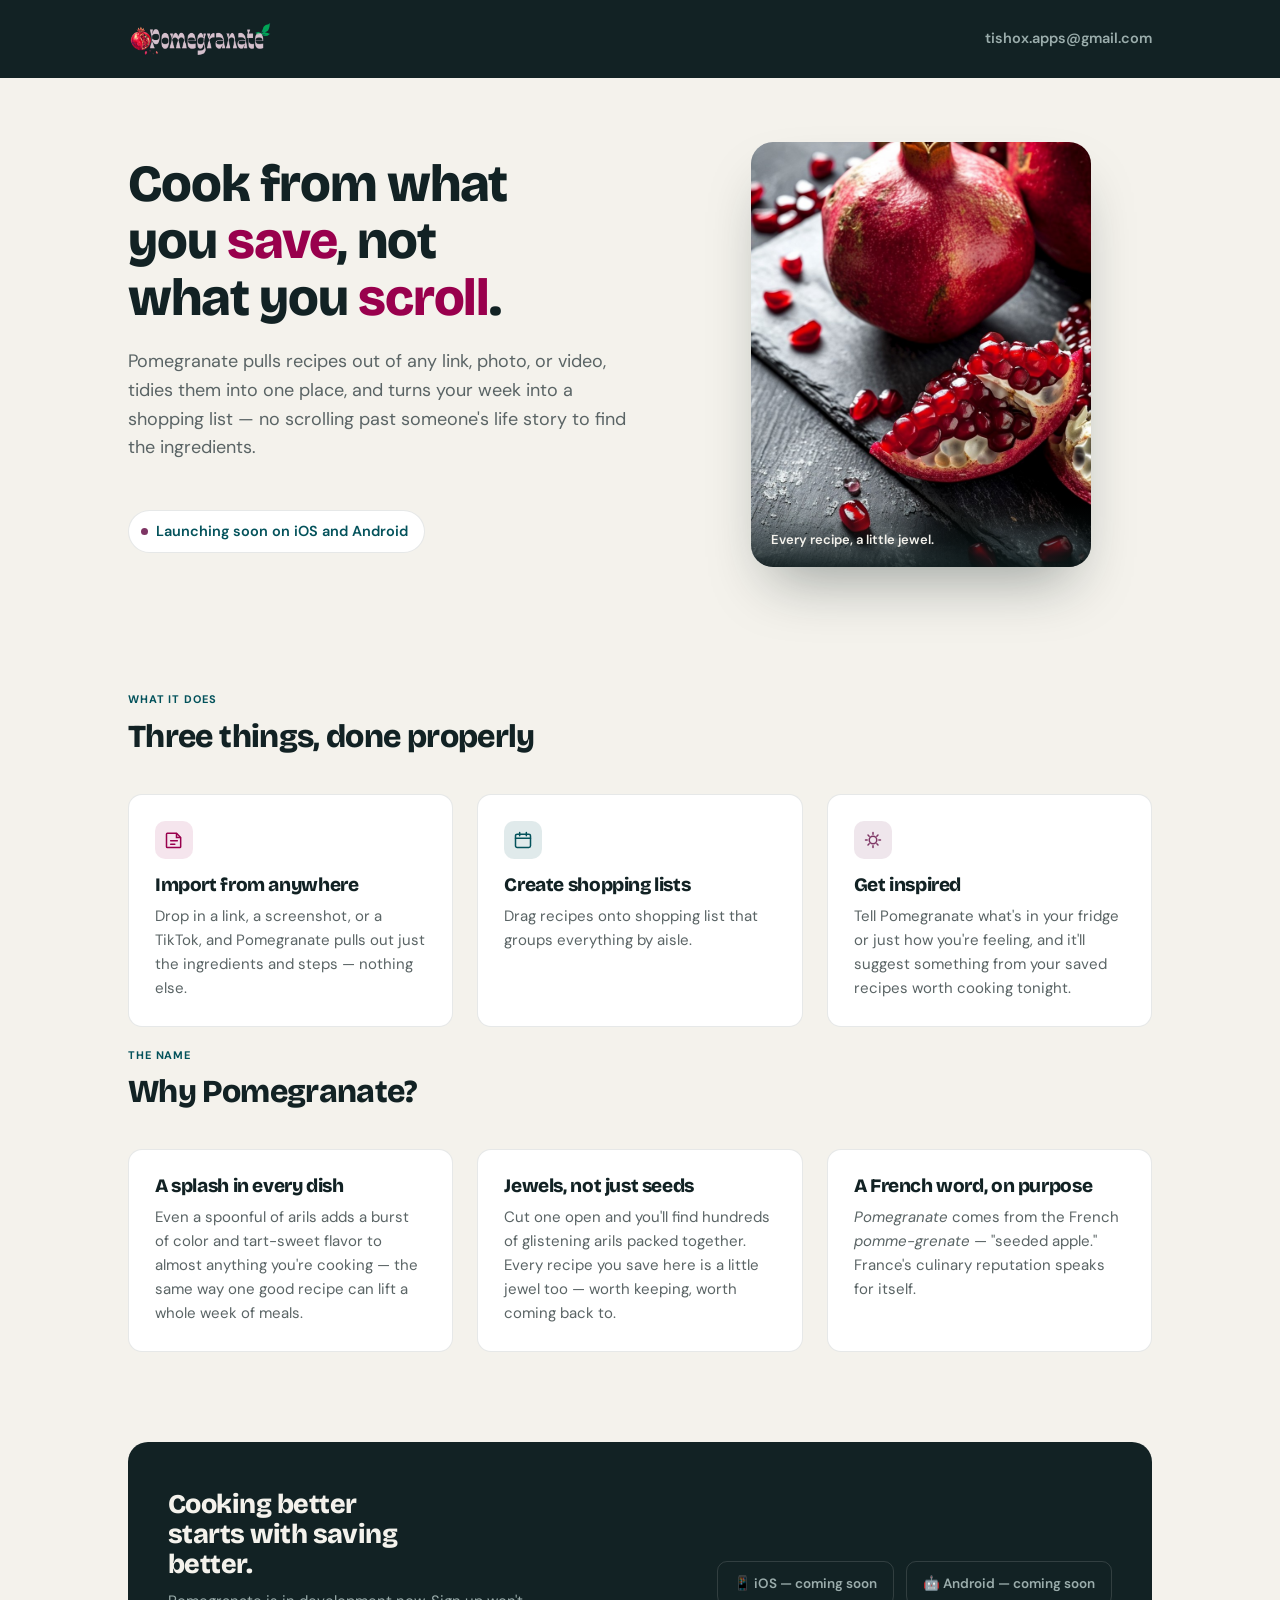
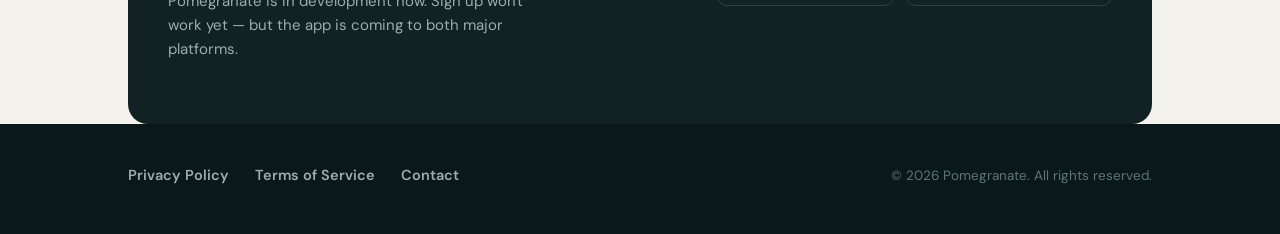
<file: index.html>
<!DOCTYPE html>
<html lang="en">
<head>
<meta charset="UTF-8">
<meta name="viewport" content="width=device-width, initial-scale=1.0">
<title>Pomegranate — a recipe app with a little more color</title>
<meta name="description" content="Pomegranate imports recipes from anywhere, plans your week, and helps you cook with what you've got. Launching soon on iOS and Android.">
<link rel="stylesheet" href="styles.css">
<style>
  .hero {
    display: grid;
    grid-template-columns: 1.05fr 0.95fr;
    gap: 50px;
    align-items: center;
    padding: 64px 0 90px;
  }
  .hero h1 { font-size: 52px; max-width: 11.5ch; }
  .hero h1 em { font-style: normal; color: var(--accent); }
  .hero .lede { margin-top: 20px; font-size: 18px; color: var(--on-light-muted); max-width: 42ch; }
  .hero .status {
    display: inline-flex; align-items: center; gap: 8px;
    margin-top: 30px; font-size: 14.5px; font-weight: 600; color: var(--teal);
    background: var(--white); border: 1px solid var(--line);
    padding: 9px 16px 9px 12px; border-radius: 999px;
  }
  .hero .status .dot { width: 7px; height: 7px; border-radius: 50%; background: var(--pill); animation: pulse 2.2s ease-in-out infinite; }
  @keyframes pulse { 0%,100% { opacity: 1; } 50% { opacity: 0.35; } }
  @media (prefers-reduced-motion: reduce) { .hero .status .dot { animation: none; } }

  /* ---- hero photo panel ---- */
  .hero-photo {
    position: relative;
    max-width: 340px;
    margin: 0 auto;
    border-radius: 22px;
    overflow: hidden;
    box-shadow: 0 30px 60px -20px rgba(18,34,36,0.4);
  }
  .hero-photo img { width: 100%; height: 100%; display: block; object-fit: cover; aspect-ratio: 4/5; }
  .hero-photo .cap {
    position: absolute; left: 0; right: 0; bottom: 0;
    background: linear-gradient(to top, rgba(11,24,25,0.88), rgba(11,24,25,0));
    padding: 26px 20px 16px;
    color: var(--on-dark);
    font-size: 13px;
    font-weight: 600;
  }

  section.features { padding: 34px 0 10px; }
  .grid3 { display: grid; grid-template-columns: repeat(3, 1fr); gap: 24px; margin-top: 40px; }
  .card { background: var(--white); border: 1px solid var(--line); border-radius: 14px; padding: 26px; }
  .card .icon { width: 38px; height: 38px; border-radius: 10px; display: flex; align-items: center; justify-content: center; margin-bottom: 16px; }
  .card h3 { font-size: 19px; margin-bottom: 8px; }
  .card p { color: var(--on-light-muted); font-size: 15px; margin: 0; }

  section.cta {
    margin-top: 80px; background: var(--header); border-radius: 20px;
    padding: 48px 40px; display: flex; align-items: center; justify-content: space-between;
    gap: 30px; flex-wrap: wrap;
  }
  .cta h2 { font-size: 27px; max-width: 15ch; color: var(--on-dark); }
  .cta p { color: var(--on-dark-muted); margin-top: 10px; max-width: 38ch; font-size: 15px; }
  .badges { display: flex; gap: 12px; flex-wrap: wrap; }
  .badge { display: inline-flex; align-items: center; gap: 9px; border: 1px solid var(--line-dark); border-radius: 10px; padding: 11px 16px; color: var(--on-dark-muted); font-size: 13.5px; font-weight: 600; }

  @media (max-width: 780px) {
    .hero { grid-template-columns: 1fr; padding-top: 40px; }
    .hero h1 { font-size: 38px; }
    .hero-photo { max-width: 240px; margin-top: 10px; }
    .grid3 { grid-template-columns: 1fr; }
    section.cta { padding: 36px 26px; }
  }
</style>
</head>
<body>

<nav class="nav">
  <div class="wrap row">
    <a href="index.html" class="mark"><img src="assets/logo.png" alt="Pomegranate" style="height:34px; display:block;"></a>
    <a class="back" href="mailto:tishox.apps@gmail.com">tishox.apps@gmail.com</a>
  </div>
</nav>

<main class="wrap">
  <section class="hero">
    <div>
      <h1>Cook from what you <em>save</em>, not what you <em>scroll</em>.</h1>
      <p class="lede">Pomegranate pulls recipes out of any link, photo, or video, tidies them into one place, and turns your week into a shopping list — no scrolling past someone's life story to find the ingredients.</p>
      <div class="status"><span class="dot"></span> Launching soon on iOS and Android</div>
    </div>

    <div class="hero-photo">
      <img src="assets/hero-bg.jpg" alt="Fresh pomegranate, halved, showing glistening ruby-red arils">
      <div class="cap">Every recipe, a little jewel.</div>
    </div>
  </section>

  <section class="features">
    <div class="eyebrow">What it does</div>
    <h2 style="font-size:32px; margin-top:10px; max-width:20ch;">Three things, done properly</h2>
    <div class="grid3">
      <div class="card">
        <div class="icon" style="background:rgba(153,0,77,0.1);">
          <svg width="20" height="20" viewBox="0 0 24 24" fill="none"><path d="M4 4h11l5 5v11a1 1 0 01-1 1H4a1 1 0 01-1-1V5a1 1 0 011-1z" stroke="#99004D" stroke-width="1.8"/><path d="M15 4v5h5" stroke="#99004D" stroke-width="1.8"/><path d="M8 13h8M8 17h5" stroke="#99004D" stroke-width="1.8" stroke-linecap="round"/></svg>
        </div>
        <h3>Import from anywhere</h3>
        <p>Drop in a link, a screenshot, or a TikTok, and Pomegranate pulls out just the ingredients and steps — nothing else.</p>
      </div>
      <div class="card">
        <div class="icon" style="background:rgba(3,82,91,0.12);">
          <svg width="20" height="20" viewBox="0 0 24 24" fill="none"><rect x="3" y="5" width="18" height="16" rx="2" stroke="#03525B" stroke-width="1.8"/><path d="M3 10h18M8 3v4M16 3v4" stroke="#03525B" stroke-width="1.8" stroke-linecap="round"/></svg>
        </div>
        <h3>Create shopping lists</h3>
        <p>Drag recipes onto shopping list that groups everything by aisle.</p>
      </div>
      <div class="card">
        <div class="icon" style="background:rgba(126,53,100,0.12);">
          <svg width="20" height="20" viewBox="0 0 24 24" fill="none"><path d="M12 3v2M12 19v2M5 12H3M21 12h-2M6 6l1.4 1.4M16.6 16.6L18 18M6 18l1.4-1.4M16.6 7.4L18 6" stroke="#7E3564" stroke-width="1.8" stroke-linecap="round"/><circle cx="12" cy="12" r="4.5" stroke="#7E3564" stroke-width="1.8"/></svg>
        </div>
        <h3>Get inspired</h3>
        <p>Tell Pomegranate what's in your fridge or just how you're feeling, and it'll suggest something from your saved recipes worth cooking tonight.</p>
      </div>
    </div>
  </section>

  <section class="features" style="padding-top:10px;">
    <div class="eyebrow">The name</div>
    <h2 style="font-size:32px; margin-top:10px; max-width:22ch;">Why Pomegranate?</h2>
    <div class="grid3">
      <div class="card">
        <h3>A splash in every dish</h3>
        <p>Even a spoonful of arils adds a burst of color and tart-sweet flavor to almost anything you're cooking — the same way one good recipe can lift a whole week of meals.</p>
      </div>
      <div class="card">
        <h3>Jewels, not just seeds</h3>
        <p>Cut one open and you'll find hundreds of glistening arils packed together. Every recipe you save here is a little jewel too — worth keeping, worth coming back to.</p>
      </div>
      <div class="card">
        <h3>A French word, on purpose</h3>
        <p><em>Pomegranate</em> comes from the French <em>pomme-grenate</em> — "seeded apple." France's culinary reputation speaks for itself.</p>
      </div>
    </div>
  </section>

  <section class="cta">
    <div>
      <h2>Cooking better starts with saving better.</h2>
      <p>Pomegranate is in development now. Sign up won't work yet — but the app is coming to both major platforms.</p>
    </div>
    <div class="badges">
      <span class="badge">📱 iOS — coming soon</span>
      <span class="badge">🤖 Android — coming soon</span>
    </div>
  </section>
</main>

<footer>
  <div class="wrap">
    <div class="links">
      <a href="privacy.html">Privacy Policy</a>
      <a href="terms.html">Terms of Service</a>
      <a href="mailto:tishox.apps@gmail.com">Contact</a>
    </div>
    <div class="copy">© 2026 Pomegranate. All rights reserved.</div>
  </div>
</footer>

</body>
</html>
</file>
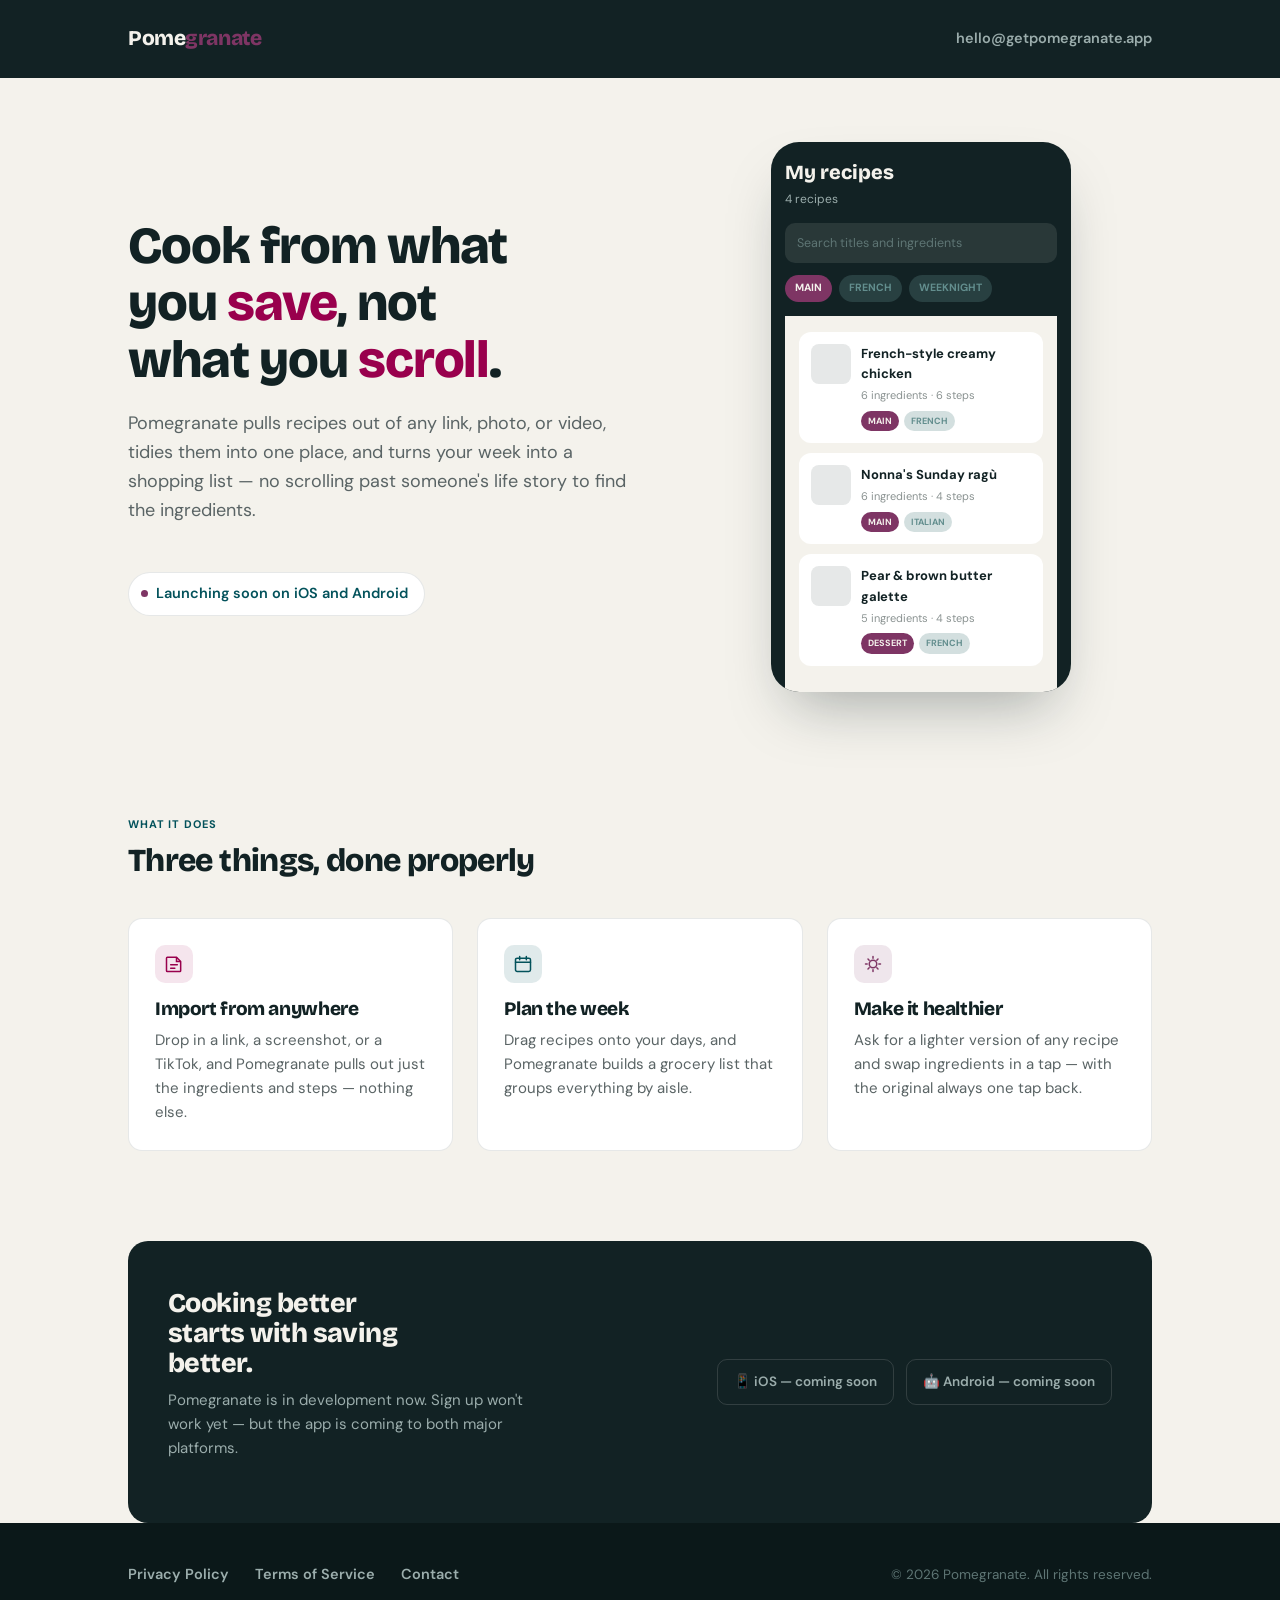
<file: index (1).html>
<!DOCTYPE html>
<html lang="en">
<head>
<meta charset="UTF-8">
<meta name="viewport" content="width=device-width, initial-scale=1.0">
<title>Pomegranate — a recipe app with a little more color</title>
<meta name="description" content="Pomegranate imports recipes from anywhere, plans your week, and helps you cook with what you've got. Launching soon on iOS and Android.">
<link rel="stylesheet" href="styles.css">
<style>
  .hero {
    display: grid;
    grid-template-columns: 1.05fr 0.95fr;
    gap: 50px;
    align-items: center;
    padding: 64px 0 90px;
  }
  .hero h1 { font-size: 52px; max-width: 11.5ch; }
  .hero h1 em { font-style: normal; color: var(--accent); }
  .hero .lede { margin-top: 20px; font-size: 18px; color: var(--on-light-muted); max-width: 42ch; }
  .hero .status {
    display: inline-flex; align-items: center; gap: 8px;
    margin-top: 30px; font-size: 14.5px; font-weight: 600; color: var(--teal);
    background: var(--white); border: 1px solid var(--line);
    padding: 9px 16px 9px 12px; border-radius: 999px;
  }
  .hero .status .dot { width: 7px; height: 7px; border-radius: 50%; background: var(--pill); animation: pulse 2.2s ease-in-out infinite; }
  @keyframes pulse { 0%,100% { opacity: 1; } 50% { opacity: 0.35; } }
  @media (prefers-reduced-motion: reduce) { .hero .status .dot { animation: none; } }

  /* ---- phone mockup echoing the real app screen ---- */
  .phone {
    background: var(--header);
    border-radius: 28px;
    padding: 14px 14px 0;
    max-width: 300px;
    margin: 0 auto;
    box-shadow: 0 30px 60px -20px rgba(18,34,36,0.35);
    overflow: hidden;
  }
  .phone .bar { font-size: 20px; font-weight: 800; font-family: 'Bricolage Grotesque', sans-serif; color: var(--on-dark); }
  .phone .sub { font-size: 12px; color: var(--on-dark-muted); margin-top: 2px; }
  .phone .search {
    margin-top: 14px; background: rgba(244,242,236,0.1); border-radius: 10px;
    padding: 10px 12px; font-size: 12.5px; color: var(--on-dark-faint);
  }
  .phone .tabs { display: flex; gap: 7px; margin-top: 12px; padding-bottom: 14px; }
  .tag { font-size: 10.5px; font-weight: 700; padding: 5px 10px; border-radius: 999px; white-space: nowrap; }
  .tag.pill { background: var(--pill); color: var(--on-dark); }
  .tag.sage { background: rgba(99,142,142,0.28); color: var(--sage); }
  .phone .body { background: var(--ground); padding: 16px 14px; }
  .rcard { background: var(--white); border-radius: 12px; padding: 12px; margin-bottom: 10px; display: flex; gap: 10px; }
  .rcard .thumb { width: 40px; height: 40px; border-radius: 8px; background: var(--line); flex-shrink: 0; }
  .rcard .name { font-size: 13px; font-weight: 700; color: var(--ink); }
  .rcard .meta { font-size: 11px; color: var(--on-light-meta); margin: 2px 0 6px; }
  .rcard .tags { display: flex; gap: 5px; flex-wrap: wrap; }
  .rcard .tags .tag { font-size: 9px; padding: 3px 7px; }

  section.features { padding: 34px 0 10px; }
  .grid3 { display: grid; grid-template-columns: repeat(3, 1fr); gap: 24px; margin-top: 40px; }
  .card { background: var(--white); border: 1px solid var(--line); border-radius: 14px; padding: 26px; }
  .card .icon { width: 38px; height: 38px; border-radius: 10px; display: flex; align-items: center; justify-content: center; margin-bottom: 16px; }
  .card h3 { font-size: 19px; margin-bottom: 8px; }
  .card p { color: var(--on-light-muted); font-size: 15px; margin: 0; }

  section.cta {
    margin-top: 80px; background: var(--header); border-radius: 20px;
    padding: 48px 40px; display: flex; align-items: center; justify-content: space-between;
    gap: 30px; flex-wrap: wrap;
  }
  .cta h2 { font-size: 27px; max-width: 15ch; color: var(--on-dark); }
  .cta p { color: var(--on-dark-muted); margin-top: 10px; max-width: 38ch; font-size: 15px; }
  .badges { display: flex; gap: 12px; flex-wrap: wrap; }
  .badge { display: inline-flex; align-items: center; gap: 9px; border: 1px solid var(--line-dark); border-radius: 10px; padding: 11px 16px; color: var(--on-dark-muted); font-size: 13.5px; font-weight: 600; }

  @media (max-width: 780px) {
    .hero { grid-template-columns: 1fr; padding-top: 40px; }
    .hero h1 { font-size: 38px; }
    .phone { max-width: 240px; margin-top: 10px; }
    .grid3 { grid-template-columns: 1fr; }
    section.cta { padding: 36px 26px; }
  }
</style>
</head>
<body>

<nav class="nav">
  <div class="wrap row">
    <a href="index.html" class="mark">Pome<span>granate</span></a>
    <a class="back" href="mailto:hello@getpomegranate.app">hello@getpomegranate.app</a>
  </div>
</nav>

<main class="wrap">
  <section class="hero">
    <div>
      <h1>Cook from what you <em>save</em>, not what you <em>scroll</em>.</h1>
      <p class="lede">Pomegranate pulls recipes out of any link, photo, or video, tidies them into one place, and turns your week into a shopping list — no scrolling past someone's life story to find the ingredients.</p>
      <div class="status"><span class="dot"></span> Launching soon on iOS and Android</div>
    </div>

    <div class="phone" role="img" aria-label="Preview of the Pomegranate recipe collection screen">
      <div class="bar">My recipes</div>
      <div class="sub">4 recipes</div>
      <div class="search">Search titles and ingredients</div>
      <div class="tabs">
        <span class="tag pill">MAIN</span>
        <span class="tag sage">FRENCH</span>
        <span class="tag sage">WEEKNIGHT</span>
      </div>
      <div class="body">
        <div class="rcard">
          <div class="thumb"></div>
          <div>
            <div class="name">French-style creamy chicken</div>
            <div class="meta">6 ingredients · 6 steps</div>
            <div class="tags"><span class="tag pill">MAIN</span><span class="tag sage">FRENCH</span></div>
          </div>
        </div>
        <div class="rcard">
          <div class="thumb"></div>
          <div>
            <div class="name">Nonna's Sunday ragù</div>
            <div class="meta">6 ingredients · 4 steps</div>
            <div class="tags"><span class="tag pill">MAIN</span><span class="tag sage">ITALIAN</span></div>
          </div>
        </div>
        <div class="rcard">
          <div class="thumb"></div>
          <div>
            <div class="name">Pear &amp; brown butter galette</div>
            <div class="meta">5 ingredients · 4 steps</div>
            <div class="tags"><span class="tag pill">DESSERT</span><span class="tag sage">FRENCH</span></div>
          </div>
        </div>
      </div>
    </div>
  </section>

  <section class="features">
    <div class="eyebrow">What it does</div>
    <h2 style="font-size:32px; margin-top:10px; max-width:20ch;">Three things, done properly</h2>
    <div class="grid3">
      <div class="card">
        <div class="icon" style="background:rgba(153,0,77,0.1);">
          <svg width="20" height="20" viewBox="0 0 24 24" fill="none"><path d="M4 4h11l5 5v11a1 1 0 01-1 1H4a1 1 0 01-1-1V5a1 1 0 011-1z" stroke="#99004D" stroke-width="1.8"/><path d="M15 4v5h5" stroke="#99004D" stroke-width="1.8"/><path d="M8 13h8M8 17h5" stroke="#99004D" stroke-width="1.8" stroke-linecap="round"/></svg>
        </div>
        <h3>Import from anywhere</h3>
        <p>Drop in a link, a screenshot, or a TikTok, and Pomegranate pulls out just the ingredients and steps — nothing else.</p>
      </div>
      <div class="card">
        <div class="icon" style="background:rgba(3,82,91,0.12);">
          <svg width="20" height="20" viewBox="0 0 24 24" fill="none"><rect x="3" y="5" width="18" height="16" rx="2" stroke="#03525B" stroke-width="1.8"/><path d="M3 10h18M8 3v4M16 3v4" stroke="#03525B" stroke-width="1.8" stroke-linecap="round"/></svg>
        </div>
        <h3>Plan the week</h3>
        <p>Drag recipes onto your days, and Pomegranate builds a grocery list that groups everything by aisle.</p>
      </div>
      <div class="card">
        <div class="icon" style="background:rgba(126,53,100,0.12);">
          <svg width="20" height="20" viewBox="0 0 24 24" fill="none"><path d="M12 3v2M12 19v2M5 12H3M21 12h-2M6 6l1.4 1.4M16.6 16.6L18 18M6 18l1.4-1.4M16.6 7.4L18 6" stroke="#7E3564" stroke-width="1.8" stroke-linecap="round"/><circle cx="12" cy="12" r="4.5" stroke="#7E3564" stroke-width="1.8"/></svg>
        </div>
        <h3>Make it healthier</h3>
        <p>Ask for a lighter version of any recipe and swap ingredients in a tap — with the original always one tap back.</p>
      </div>
    </div>
  </section>

  <section class="cta">
    <div>
      <h2>Cooking better starts with saving better.</h2>
      <p>Pomegranate is in development now. Sign up won't work yet — but the app is coming to both major platforms.</p>
    </div>
    <div class="badges">
      <span class="badge">📱 iOS — coming soon</span>
      <span class="badge">🤖 Android — coming soon</span>
    </div>
  </section>
</main>

<footer>
  <div class="wrap">
    <div class="links">
      <a href="privacy.html">Privacy Policy</a>
      <a href="terms.html">Terms of Service</a>
      <a href="mailto:hello@getpomegranate.app">Contact</a>
    </div>
    <div class="copy">© 2026 Pomegranate. All rights reserved.</div>
  </div>
</footer>

</body>
</html>
</file>
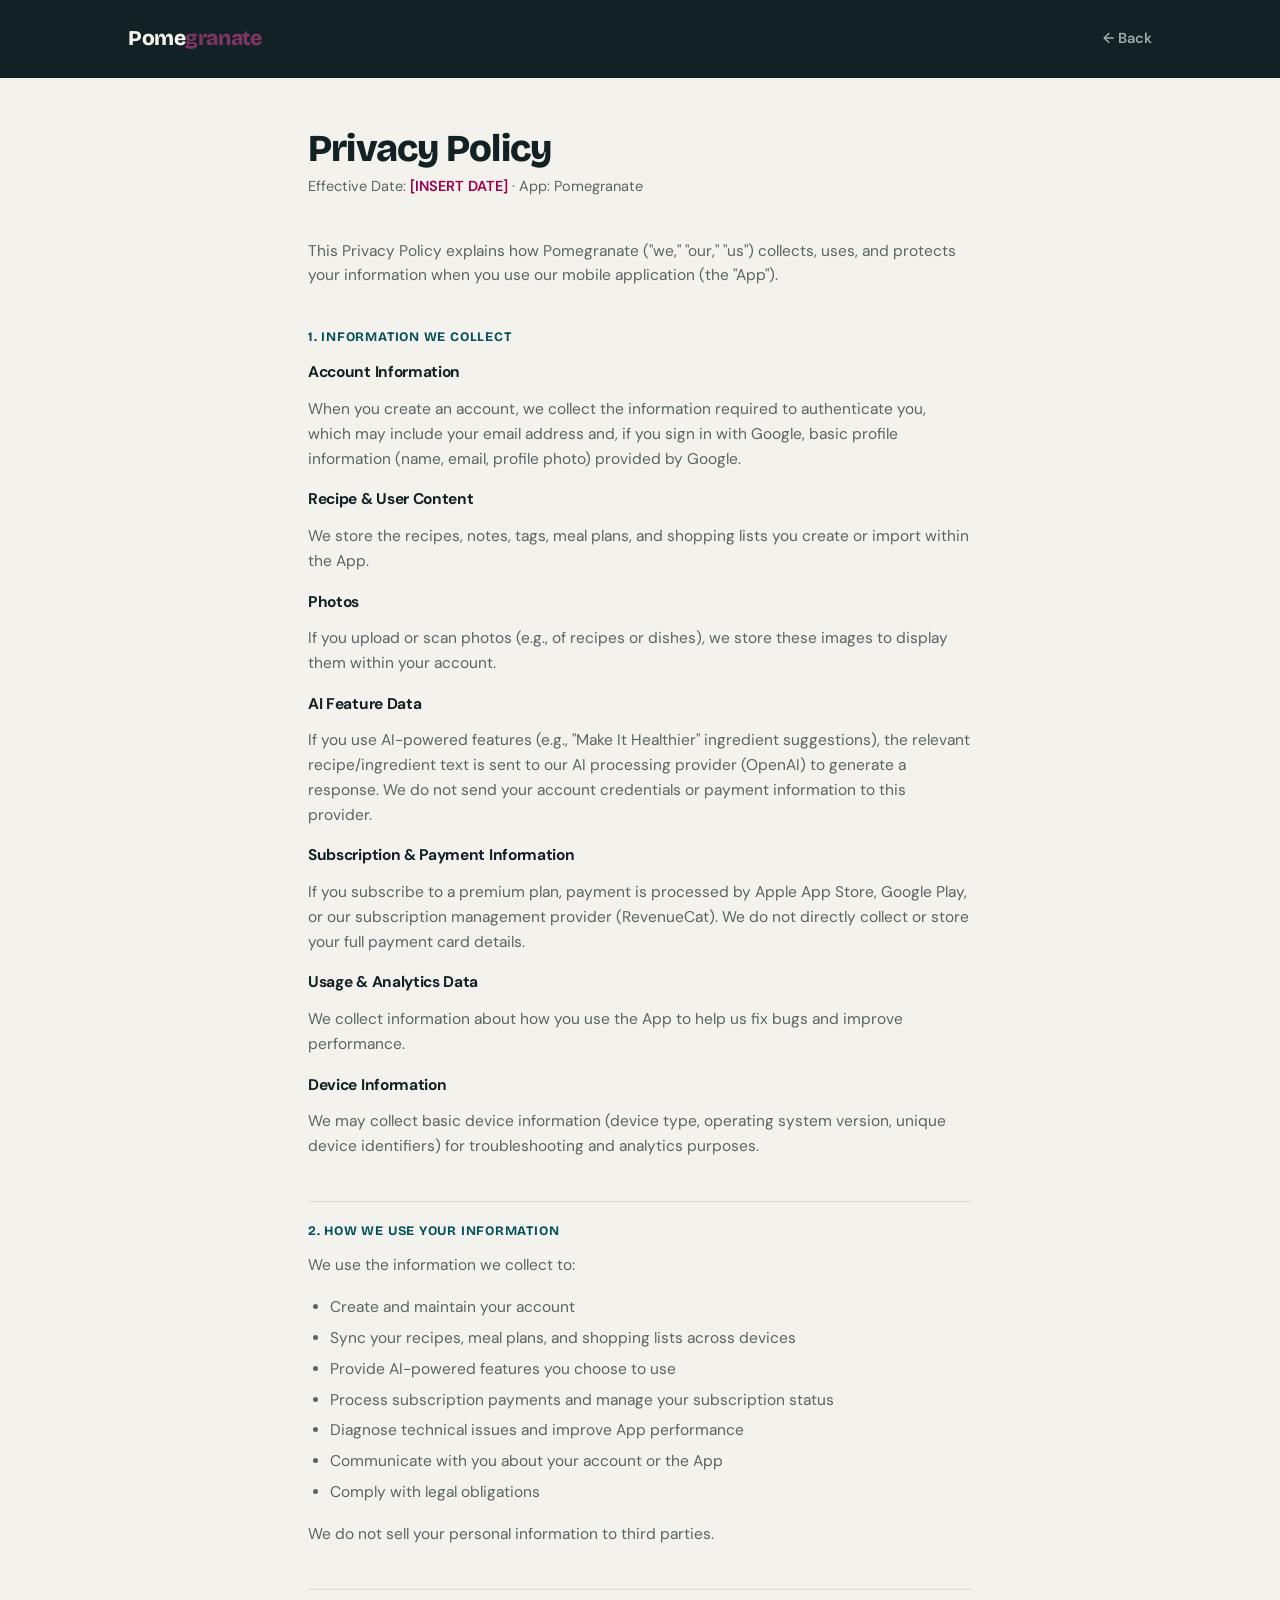
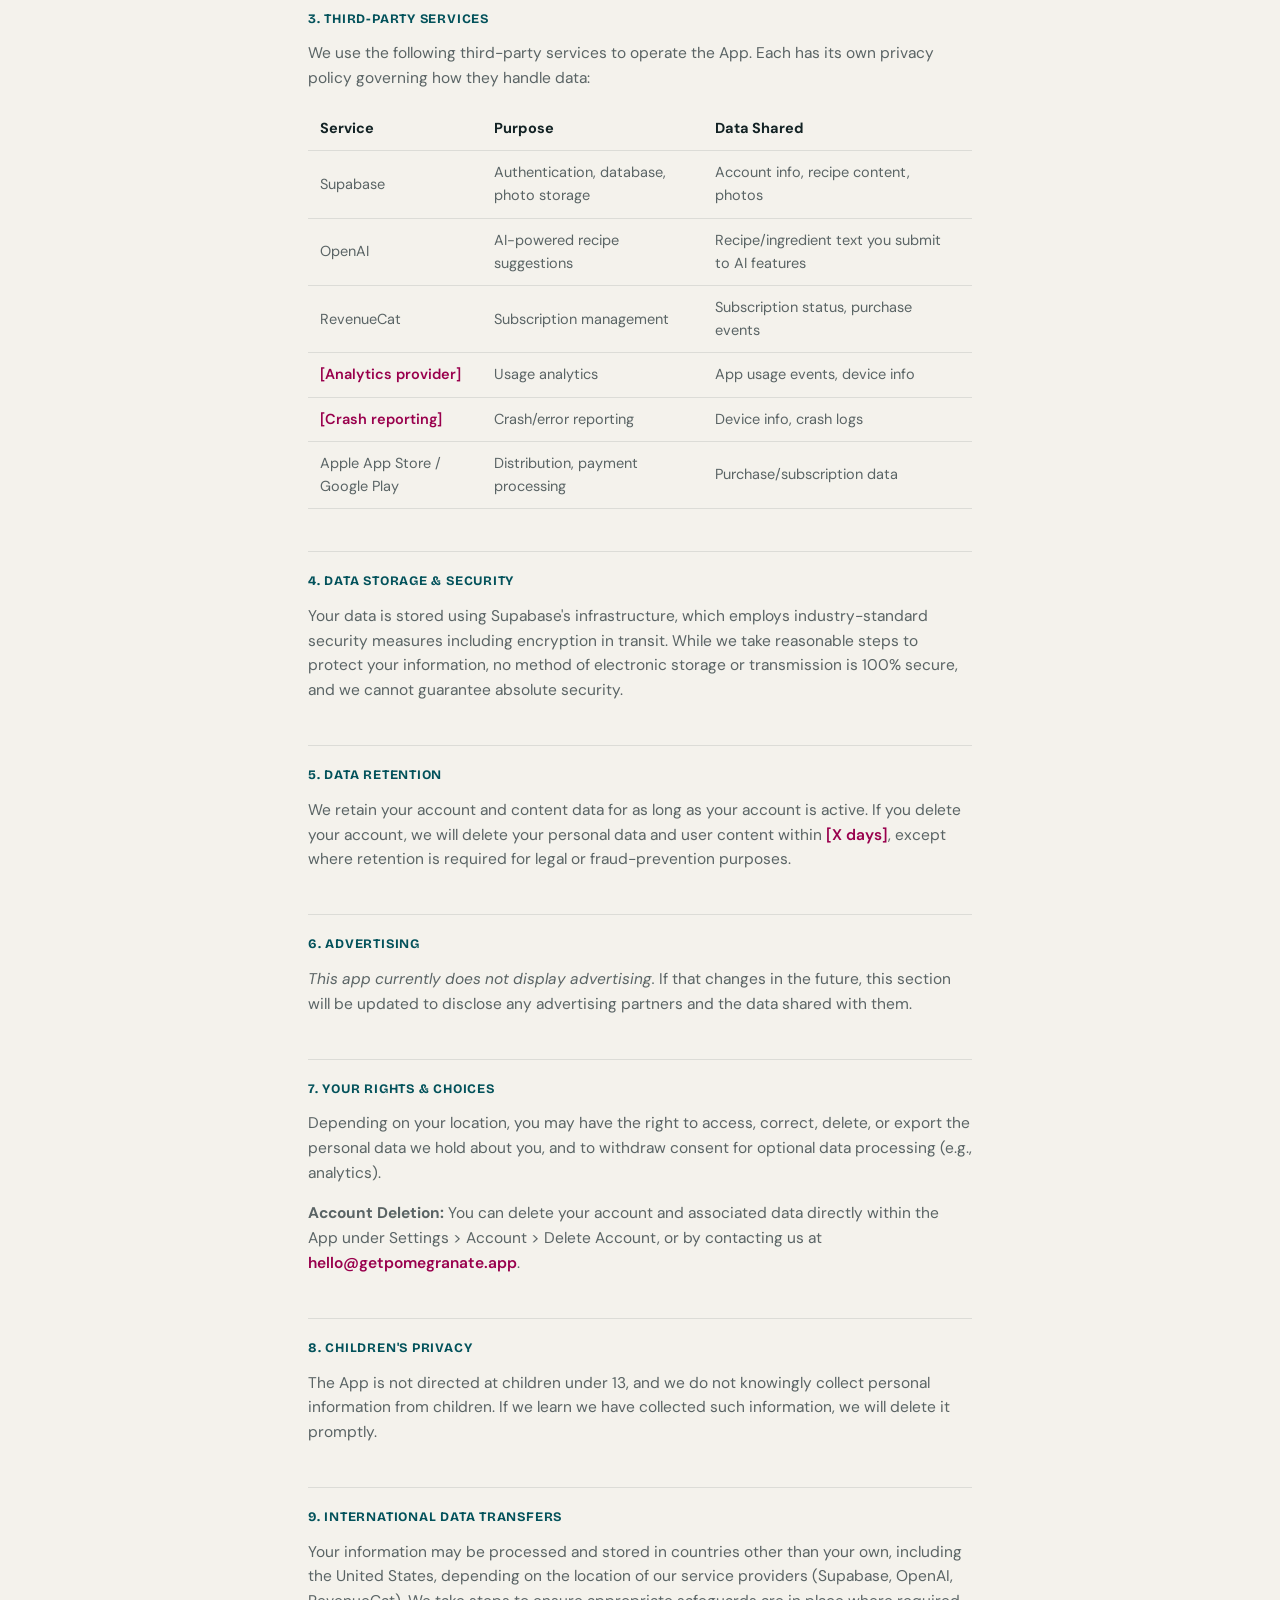
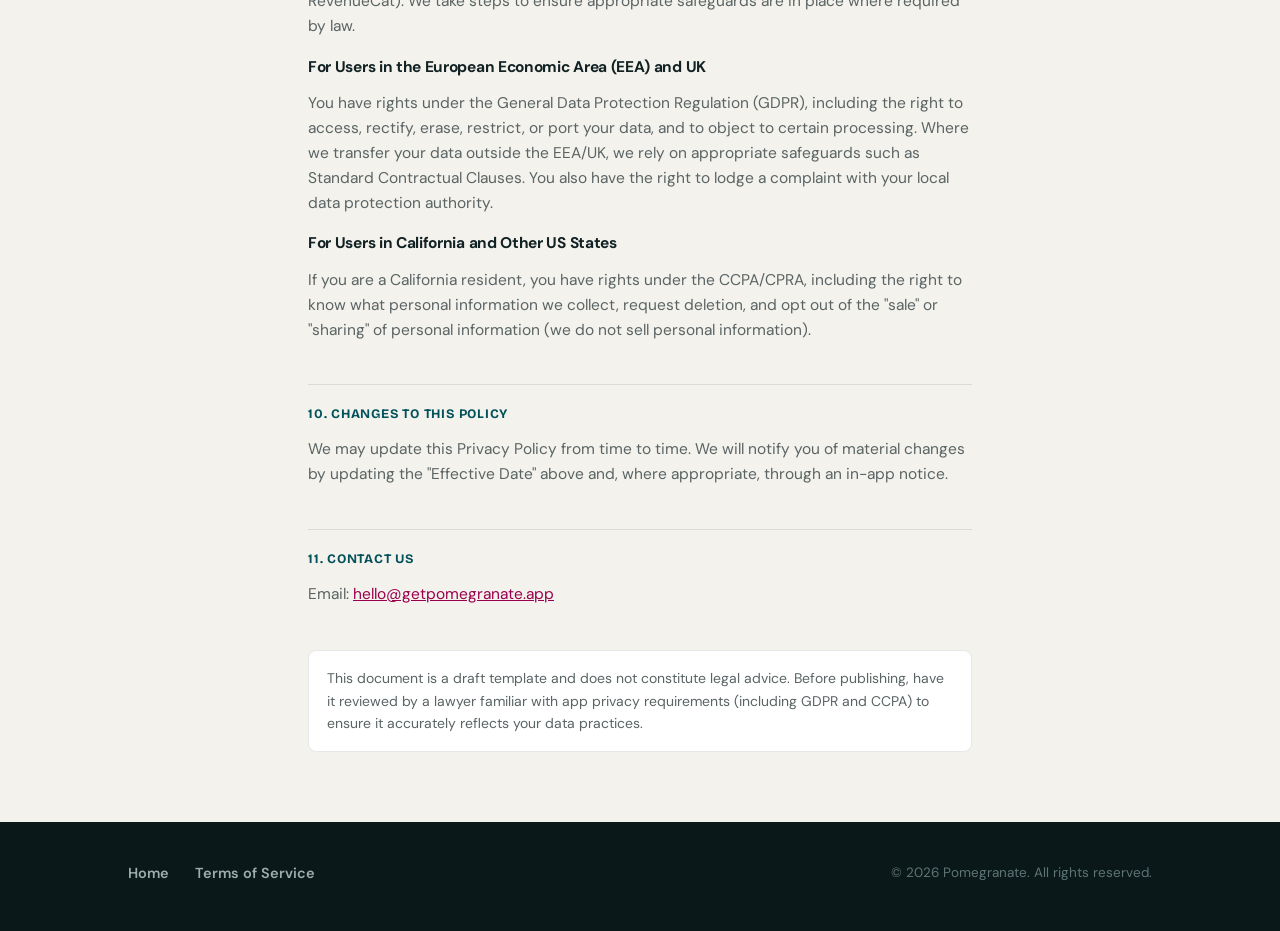
<file: privacy (1).html>
<!DOCTYPE html>
<html lang="en">
<head>
<meta charset="UTF-8">
<meta name="viewport" content="width=device-width, initial-scale=1.0">
<title>Privacy Policy — Pomegranate</title>
<link rel="stylesheet" href="styles.css">
</head>
<body>

<nav class="nav">
  <div class="wrap" style="display:flex; align-items:center; justify-content:space-between; width:100%;">
    <a href="index.html" class="mark">Pome<span>granate</span></a>
    <a class="back" href="index.html">← Back</a>
  </div>
</nav>

<article class="doc">
  <h1>Privacy Policy</h1>
  <div class="meta">Effective Date: <span class="placeholder">[INSERT DATE]</span> · App: Pomegranate</div>

  <p>This Privacy Policy explains how Pomegranate ("we," "our," "us") collects, uses, and protects your information when you use our mobile application (the "App").</p>

  <h2>1. Information We Collect</h2>
  <h3>Account Information</h3>
  <p>When you create an account, we collect the information required to authenticate you, which may include your email address and, if you sign in with Google, basic profile information (name, email, profile photo) provided by Google.</p>
  <h3>Recipe &amp; User Content</h3>
  <p>We store the recipes, notes, tags, meal plans, and shopping lists you create or import within the App.</p>
  <h3>Photos</h3>
  <p>If you upload or scan photos (e.g., of recipes or dishes), we store these images to display them within your account.</p>
  <h3>AI Feature Data</h3>
  <p>If you use AI-powered features (e.g., "Make It Healthier" ingredient suggestions), the relevant recipe/ingredient text is sent to our AI processing provider (OpenAI) to generate a response. We do not send your account credentials or payment information to this provider.</p>
  <h3>Subscription &amp; Payment Information</h3>
  <p>If you subscribe to a premium plan, payment is processed by Apple App Store, Google Play, or our subscription management provider (RevenueCat). We do not directly collect or store your full payment card details.</p>
  <h3>Usage &amp; Analytics Data</h3>
  <p>We collect information about how you use the App to help us fix bugs and improve performance.</p>
  <h3>Device Information</h3>
  <p>We may collect basic device information (device type, operating system version, unique device identifiers) for troubleshooting and analytics purposes.</p>

  <h2>2. How We Use Your Information</h2>
  <p>We use the information we collect to:</p>
  <ul>
    <li>Create and maintain your account</li>
    <li>Sync your recipes, meal plans, and shopping lists across devices</li>
    <li>Provide AI-powered features you choose to use</li>
    <li>Process subscription payments and manage your subscription status</li>
    <li>Diagnose technical issues and improve App performance</li>
    <li>Communicate with you about your account or the App</li>
    <li>Comply with legal obligations</li>
  </ul>
  <p>We do not sell your personal information to third parties.</p>

  <h2>3. Third-Party Services</h2>
  <p>We use the following third-party services to operate the App. Each has its own privacy policy governing how they handle data:</p>
  <table>
    <tr><th>Service</th><th>Purpose</th><th>Data Shared</th></tr>
    <tr><td>Supabase</td><td>Authentication, database, photo storage</td><td>Account info, recipe content, photos</td></tr>
    <tr><td>OpenAI</td><td>AI-powered recipe suggestions</td><td>Recipe/ingredient text you submit to AI features</td></tr>
    <tr><td>RevenueCat</td><td>Subscription management</td><td>Subscription status, purchase events</td></tr>
    <tr><td class="placeholder">[Analytics provider]</td><td>Usage analytics</td><td>App usage events, device info</td></tr>
    <tr><td class="placeholder">[Crash reporting]</td><td>Crash/error reporting</td><td>Device info, crash logs</td></tr>
    <tr><td>Apple App Store / Google Play</td><td>Distribution, payment processing</td><td>Purchase/subscription data</td></tr>
  </table>

  <h2>4. Data Storage &amp; Security</h2>
  <p>Your data is stored using Supabase's infrastructure, which employs industry-standard security measures including encryption in transit. While we take reasonable steps to protect your information, no method of electronic storage or transmission is 100% secure, and we cannot guarantee absolute security.</p>

  <h2>5. Data Retention</h2>
  <p>We retain your account and content data for as long as your account is active. If you delete your account, we will delete your personal data and user content within <span class="placeholder">[X days]</span>, except where retention is required for legal or fraud-prevention purposes.</p>

  <h2>6. Advertising</h2>
  <p><em>This app currently does not display advertising.</em> If that changes in the future, this section will be updated to disclose any advertising partners and the data shared with them.</p>

  <h2>7. Your Rights &amp; Choices</h2>
  <p>Depending on your location, you may have the right to access, correct, delete, or export the personal data we hold about you, and to withdraw consent for optional data processing (e.g., analytics).</p>
  <p><strong>Account Deletion:</strong> You can delete your account and associated data directly within the App under Settings &gt; Account &gt; Delete Account, or by contacting us at <span class="placeholder">hello@getpomegranate.app</span>.</p>

  <h2>8. Children's Privacy</h2>
  <p>The App is not directed at children under 13, and we do not knowingly collect personal information from children. If we learn we have collected such information, we will delete it promptly.</p>

  <h2>9. International Data Transfers</h2>
  <p>Your information may be processed and stored in countries other than your own, including the United States, depending on the location of our service providers (Supabase, OpenAI, RevenueCat). We take steps to ensure appropriate safeguards are in place where required by law.</p>
  <h3>For Users in the European Economic Area (EEA) and UK</h3>
  <p>You have rights under the General Data Protection Regulation (GDPR), including the right to access, rectify, erase, restrict, or port your data, and to object to certain processing. Where we transfer your data outside the EEA/UK, we rely on appropriate safeguards such as Standard Contractual Clauses. You also have the right to lodge a complaint with your local data protection authority.</p>
  <h3>For Users in California and Other US States</h3>
  <p>If you are a California resident, you have rights under the CCPA/CPRA, including the right to know what personal information we collect, request deletion, and opt out of the "sale" or "sharing" of personal information (we do not sell personal information).</p>

  <h2>10. Changes to This Policy</h2>
  <p>We may update this Privacy Policy from time to time. We will notify you of material changes by updating the "Effective Date" above and, where appropriate, through an in-app notice.</p>

  <h2>11. Contact Us</h2>
  <p>Email: <a href="mailto:hello@getpomegranate.app">hello@getpomegranate.app</a></p>

  <div class="note">This document is a draft template and does not constitute legal advice. Before publishing, have it reviewed by a lawyer familiar with app privacy requirements (including GDPR and CCPA) to ensure it accurately reflects your data practices.</div>
</article>

<footer>
  <div class="wrap">
    <div class="links">
      <a href="index.html">Home</a>
      <a href="terms.html">Terms of Service</a>
    </div>
    <div class="copy">© 2026 Pomegranate. All rights reserved.</div>
  </div>
</footer>

</body>
</html>
</file>
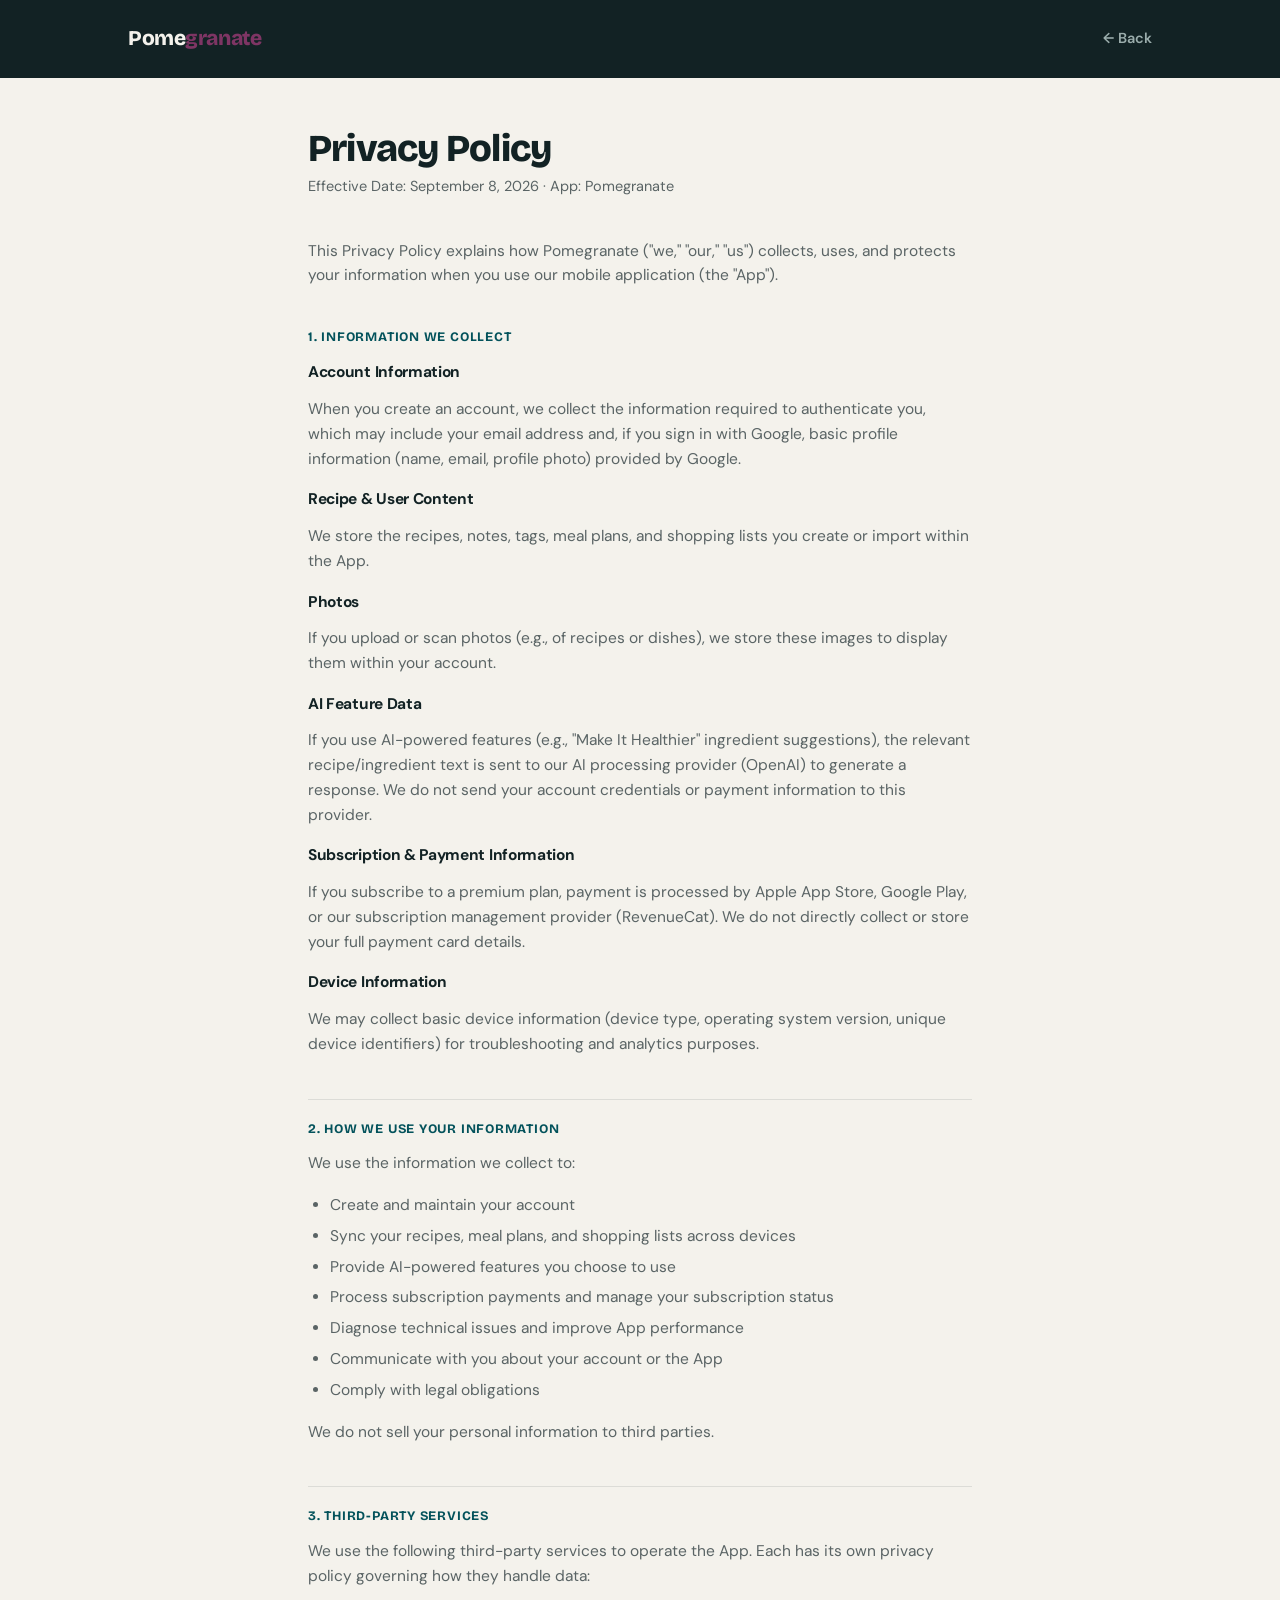
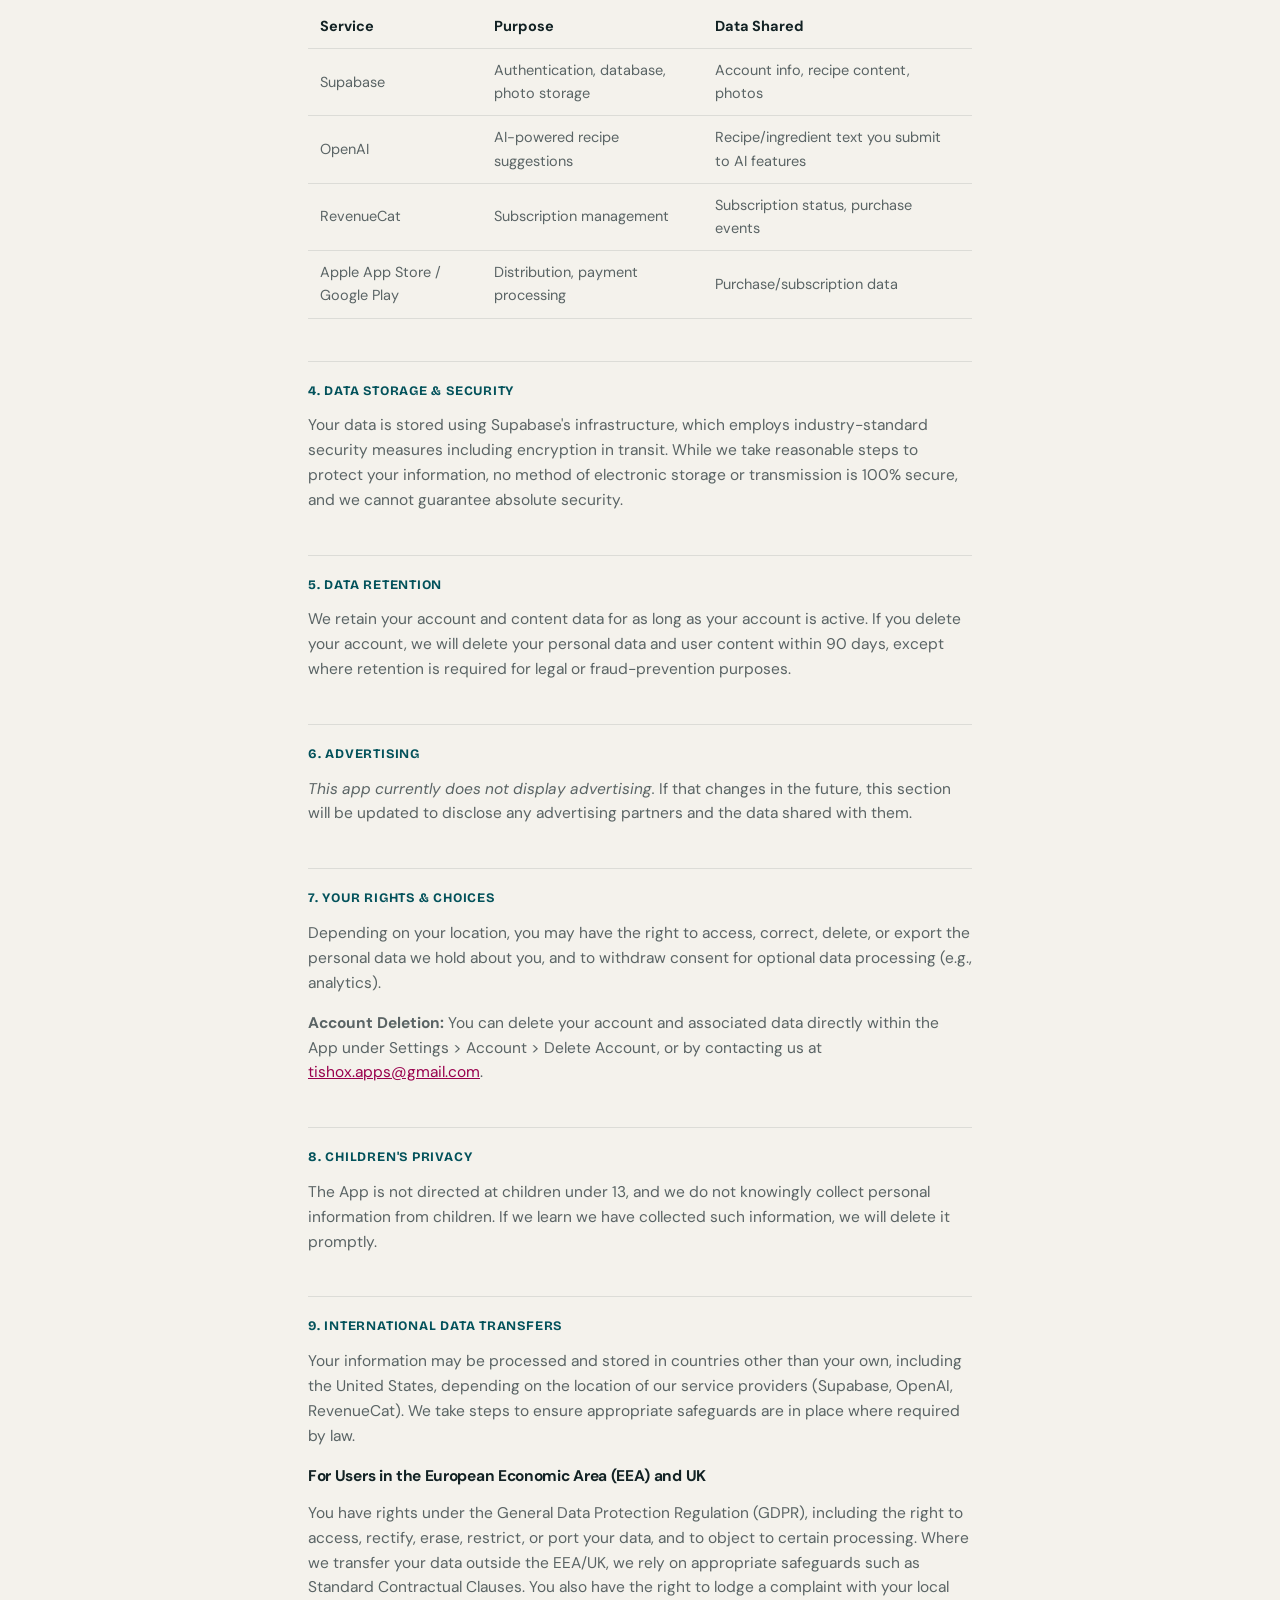
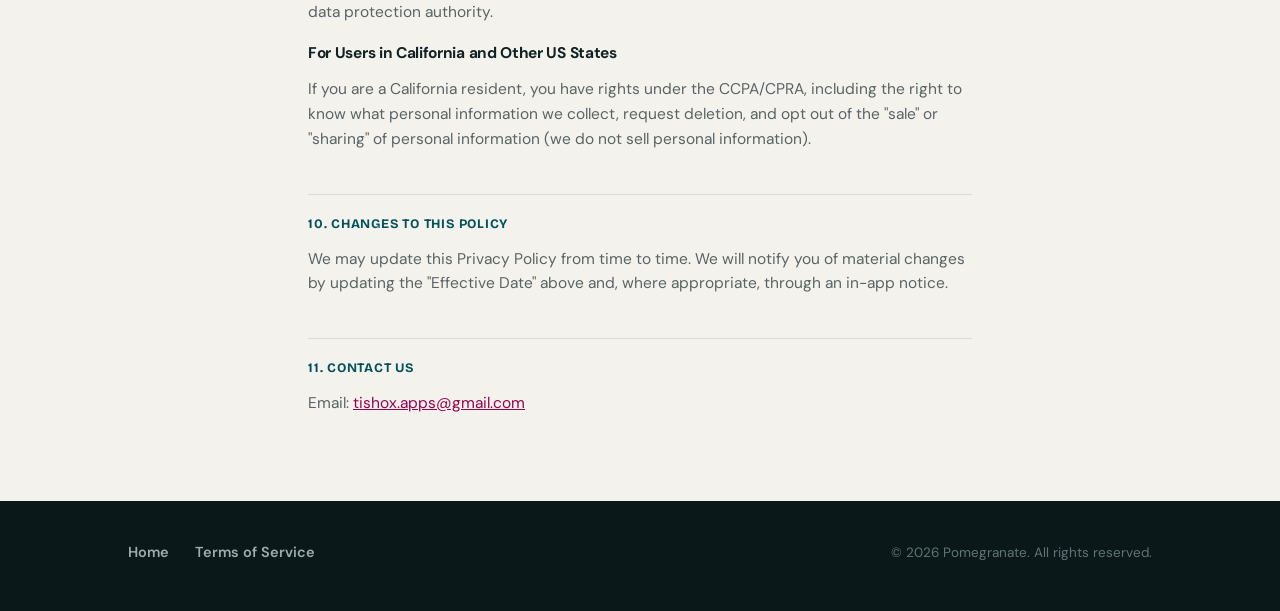
<file: privacy.html>
<!DOCTYPE html>
<html lang="en">
<head>
<meta charset="UTF-8">
<meta name="viewport" content="width=device-width, initial-scale=1.0">
<title>Privacy Policy — Pomegranate</title>
<link rel="stylesheet" href="styles.css">
</head>
<body>

<nav class="nav">
  <div class="wrap" style="display:flex; align-items:center; justify-content:space-between; width:100%;">
    <a href="index.html" class="mark">Pome<span>granate</span></a>
    <a class="back" href="index.html">← Back</a>
  </div>
</nav>

<article class="doc">
  <h1>Privacy Policy</h1>
  <div class="meta">Effective Date: September 8, 2026 · App: Pomegranate</div>

  <p>This Privacy Policy explains how Pomegranate ("we," "our," "us") collects, uses, and protects your information when you use our mobile application (the "App").</p>

  <h2>1. Information We Collect</h2>
  <h3>Account Information</h3>
  <p>When you create an account, we collect the information required to authenticate you, which may include your email address and, if you sign in with Google, basic profile information (name, email, profile photo) provided by Google.</p>
  <h3>Recipe &amp; User Content</h3>
  <p>We store the recipes, notes, tags, meal plans, and shopping lists you create or import within the App.</p>
  <h3>Photos</h3>
  <p>If you upload or scan photos (e.g., of recipes or dishes), we store these images to display them within your account.</p>
  <h3>AI Feature Data</h3>
  <p>If you use AI-powered features (e.g., "Make It Healthier" ingredient suggestions), the relevant recipe/ingredient text is sent to our AI processing provider (OpenAI) to generate a response. We do not send your account credentials or payment information to this provider.</p>
  <h3>Subscription &amp; Payment Information</h3>
  <p>If you subscribe to a premium plan, payment is processed by Apple App Store, Google Play, or our subscription management provider (RevenueCat). We do not directly collect or store your full payment card details.</p>
  <h3>Device Information</h3>
  <p>We may collect basic device information (device type, operating system version, unique device identifiers) for troubleshooting and analytics purposes.</p>

  <h2>2. How We Use Your Information</h2>
  <p>We use the information we collect to:</p>
  <ul>
    <li>Create and maintain your account</li>
    <li>Sync your recipes, meal plans, and shopping lists across devices</li>
    <li>Provide AI-powered features you choose to use</li>
    <li>Process subscription payments and manage your subscription status</li>
    <li>Diagnose technical issues and improve App performance</li>
    <li>Communicate with you about your account or the App</li>
    <li>Comply with legal obligations</li>
  </ul>
  <p>We do not sell your personal information to third parties.</p>

  <h2>3. Third-Party Services</h2>
  <p>We use the following third-party services to operate the App. Each has its own privacy policy governing how they handle data:</p>
  <table>
    <tr><th>Service</th><th>Purpose</th><th>Data Shared</th></tr>
    <tr><td>Supabase</td><td>Authentication, database, photo storage</td><td>Account info, recipe content, photos</td></tr>
    <tr><td>OpenAI</td><td>AI-powered recipe suggestions</td><td>Recipe/ingredient text you submit to AI features</td></tr>
    <tr><td>RevenueCat</td><td>Subscription management</td><td>Subscription status, purchase events</td></tr>
    <tr><td>Apple App Store / Google Play</td><td>Distribution, payment processing</td><td>Purchase/subscription data</td></tr>
  </table>

  <h2>4. Data Storage &amp; Security</h2>
  <p>Your data is stored using Supabase's infrastructure, which employs industry-standard security measures including encryption in transit. While we take reasonable steps to protect your information, no method of electronic storage or transmission is 100% secure, and we cannot guarantee absolute security.</p>

  <h2>5. Data Retention</h2>
  <p>We retain your account and content data for as long as your account is active. If you delete your account, we will delete your personal data and user content within 90 days, except where retention is required for legal or fraud-prevention purposes.</p>

  <h2>6. Advertising</h2>
  <p><em>This app currently does not display advertising.</em> If that changes in the future, this section will be updated to disclose any advertising partners and the data shared with them.</p>

  <h2>7. Your Rights &amp; Choices</h2>
  <p>Depending on your location, you may have the right to access, correct, delete, or export the personal data we hold about you, and to withdraw consent for optional data processing (e.g., analytics).</p>
  <p><strong>Account Deletion:</strong> You can delete your account and associated data directly within the App under Settings &gt; Account &gt; Delete Account, or by contacting us at <a href="mailto:tishox.apps@gmail.com">tishox.apps@gmail.com</a>.</p>

  <h2>8. Children's Privacy</h2>
  <p>The App is not directed at children under 13, and we do not knowingly collect personal information from children. If we learn we have collected such information, we will delete it promptly.</p>

  <h2>9. International Data Transfers</h2>
  <p>Your information may be processed and stored in countries other than your own, including the United States, depending on the location of our service providers (Supabase, OpenAI, RevenueCat). We take steps to ensure appropriate safeguards are in place where required by law.</p>
  <h3>For Users in the European Economic Area (EEA) and UK</h3>
  <p>You have rights under the General Data Protection Regulation (GDPR), including the right to access, rectify, erase, restrict, or port your data, and to object to certain processing. Where we transfer your data outside the EEA/UK, we rely on appropriate safeguards such as Standard Contractual Clauses. You also have the right to lodge a complaint with your local data protection authority.</p>
  <h3>For Users in California and Other US States</h3>
  <p>If you are a California resident, you have rights under the CCPA/CPRA, including the right to know what personal information we collect, request deletion, and opt out of the "sale" or "sharing" of personal information (we do not sell personal information).</p>

  <h2>10. Changes to This Policy</h2>
  <p>We may update this Privacy Policy from time to time. We will notify you of material changes by updating the "Effective Date" above and, where appropriate, through an in-app notice.</p>

  <h2>11. Contact Us</h2>
  <p>Email: <a href="mailto:tishox.apps@gmail.com">tishox.apps@gmail.com</a></p>


</article>

<footer>
  <div class="wrap">
    <div class="links">
      <a href="index.html">Home</a>
      <a href="terms.html">Terms of Service</a>
    </div>
    <div class="copy">© 2026 Pomegranate. All rights reserved.</div>
  </div>
</footer>

</body>
</html>
</file>
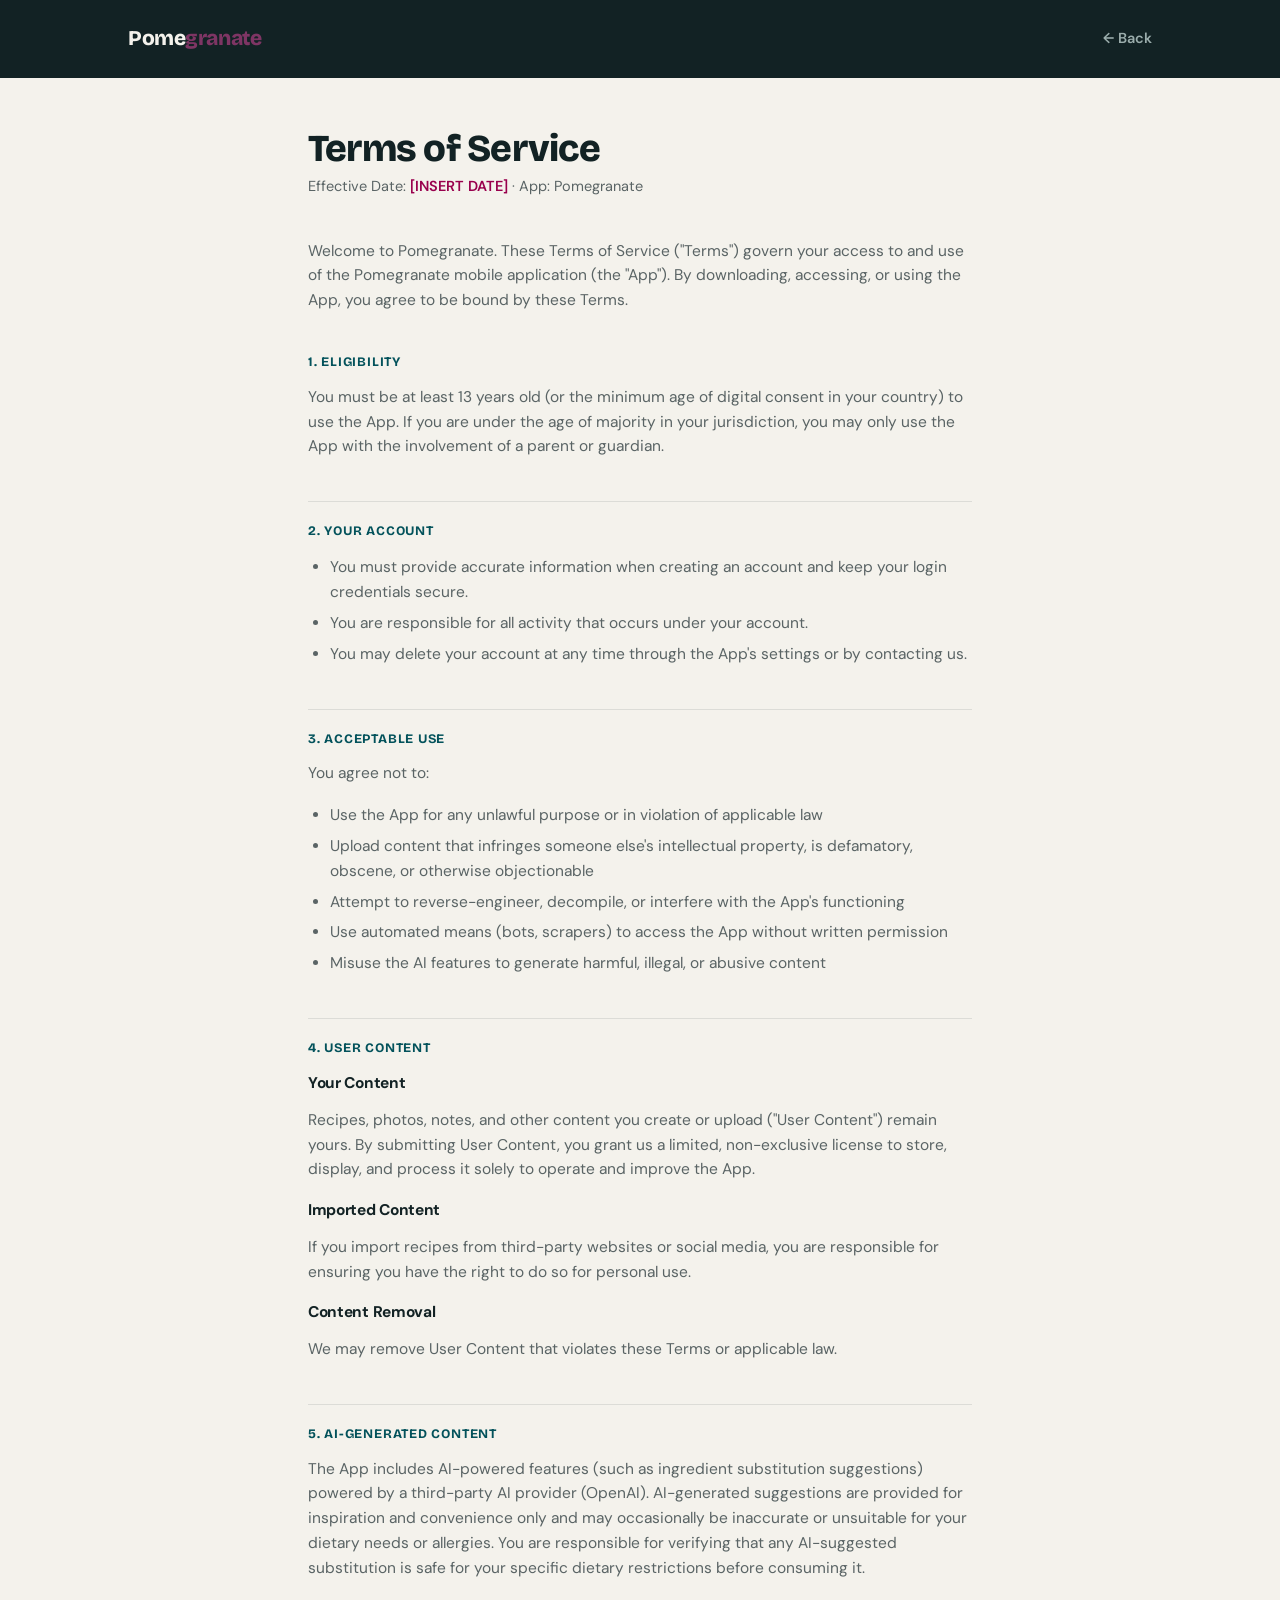
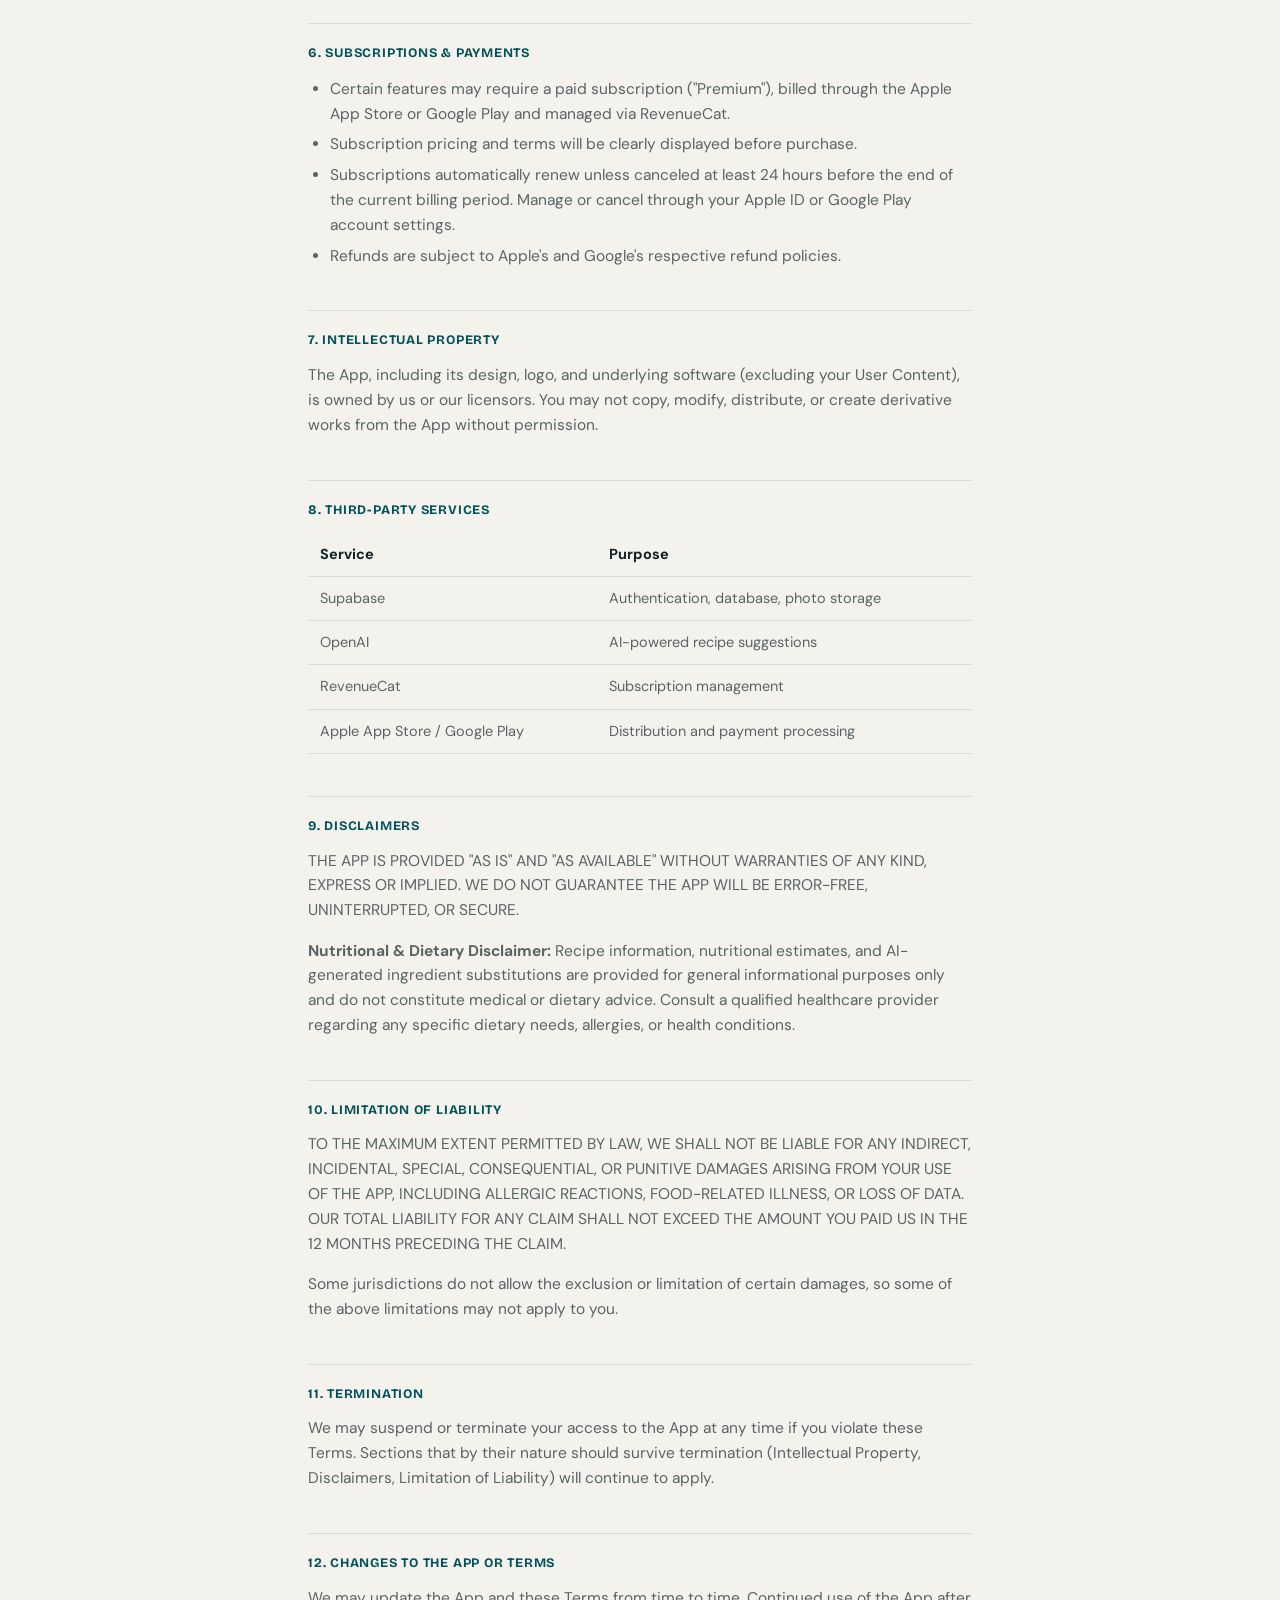
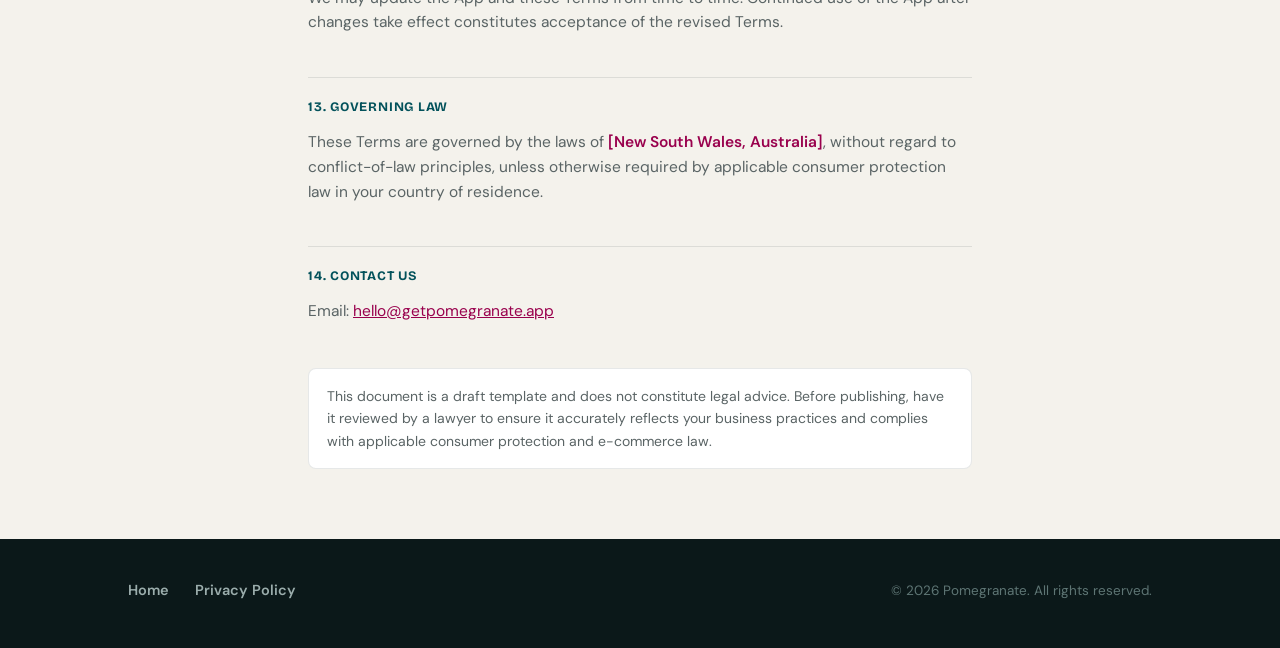
<file: terms (1).html>
<!DOCTYPE html>
<html lang="en">
<head>
<meta charset="UTF-8">
<meta name="viewport" content="width=device-width, initial-scale=1.0">
<title>Terms of Service — Pomegranate</title>
<link rel="stylesheet" href="styles.css">
</head>
<body>

<nav class="nav">
  <div class="wrap" style="display:flex; align-items:center; justify-content:space-between; width:100%;">
    <a href="index.html" class="mark">Pome<span>granate</span></a>
    <a class="back" href="index.html">← Back</a>
  </div>
</nav>

<article class="doc">
  <h1>Terms of Service</h1>
  <div class="meta">Effective Date: <span class="placeholder">[INSERT DATE]</span> · App: Pomegranate</div>

  <p>Welcome to Pomegranate. These Terms of Service ("Terms") govern your access to and use of the Pomegranate mobile application (the "App"). By downloading, accessing, or using the App, you agree to be bound by these Terms.</p>

  <h2>1. Eligibility</h2>
  <p>You must be at least 13 years old (or the minimum age of digital consent in your country) to use the App. If you are under the age of majority in your jurisdiction, you may only use the App with the involvement of a parent or guardian.</p>

  <h2>2. Your Account</h2>
  <ul>
    <li>You must provide accurate information when creating an account and keep your login credentials secure.</li>
    <li>You are responsible for all activity that occurs under your account.</li>
    <li>You may delete your account at any time through the App's settings or by contacting us.</li>
  </ul>

  <h2>3. Acceptable Use</h2>
  <p>You agree not to:</p>
  <ul>
    <li>Use the App for any unlawful purpose or in violation of applicable law</li>
    <li>Upload content that infringes someone else's intellectual property, is defamatory, obscene, or otherwise objectionable</li>
    <li>Attempt to reverse-engineer, decompile, or interfere with the App's functioning</li>
    <li>Use automated means (bots, scrapers) to access the App without written permission</li>
    <li>Misuse the AI features to generate harmful, illegal, or abusive content</li>
  </ul>

  <h2>4. User Content</h2>
  <h3>Your Content</h3>
  <p>Recipes, photos, notes, and other content you create or upload ("User Content") remain yours. By submitting User Content, you grant us a limited, non-exclusive license to store, display, and process it solely to operate and improve the App.</p>
  <h3>Imported Content</h3>
  <p>If you import recipes from third-party websites or social media, you are responsible for ensuring you have the right to do so for personal use.</p>
  <h3>Content Removal</h3>
  <p>We may remove User Content that violates these Terms or applicable law.</p>

  <h2>5. AI-Generated Content</h2>
  <p>The App includes AI-powered features (such as ingredient substitution suggestions) powered by a third-party AI provider (OpenAI). AI-generated suggestions are provided for inspiration and convenience only and may occasionally be inaccurate or unsuitable for your dietary needs or allergies. You are responsible for verifying that any AI-suggested substitution is safe for your specific dietary restrictions before consuming it.</p>

  <h2>6. Subscriptions &amp; Payments</h2>
  <ul>
    <li>Certain features may require a paid subscription ("Premium"), billed through the Apple App Store or Google Play and managed via RevenueCat.</li>
    <li>Subscription pricing and terms will be clearly displayed before purchase.</li>
    <li>Subscriptions automatically renew unless canceled at least 24 hours before the end of the current billing period. Manage or cancel through your Apple ID or Google Play account settings.</li>
    <li>Refunds are subject to Apple's and Google's respective refund policies.</li>
  </ul>

  <h2>7. Intellectual Property</h2>
  <p>The App, including its design, logo, and underlying software (excluding your User Content), is owned by us or our licensors. You may not copy, modify, distribute, or create derivative works from the App without permission.</p>

  <h2>8. Third-Party Services</h2>
  <table>
    <tr><th>Service</th><th>Purpose</th></tr>
    <tr><td>Supabase</td><td>Authentication, database, photo storage</td></tr>
    <tr><td>OpenAI</td><td>AI-powered recipe suggestions</td></tr>
    <tr><td>RevenueCat</td><td>Subscription management</td></tr>
    <tr><td>Apple App Store / Google Play</td><td>Distribution and payment processing</td></tr>
  </table>

  <h2>9. Disclaimers</h2>
  <p>THE APP IS PROVIDED "AS IS" AND "AS AVAILABLE" WITHOUT WARRANTIES OF ANY KIND, EXPRESS OR IMPLIED. WE DO NOT GUARANTEE THE APP WILL BE ERROR-FREE, UNINTERRUPTED, OR SECURE.</p>
  <p><strong>Nutritional &amp; Dietary Disclaimer:</strong> Recipe information, nutritional estimates, and AI-generated ingredient substitutions are provided for general informational purposes only and do not constitute medical or dietary advice. Consult a qualified healthcare provider regarding any specific dietary needs, allergies, or health conditions.</p>

  <h2>10. Limitation of Liability</h2>
  <p>TO THE MAXIMUM EXTENT PERMITTED BY LAW, WE SHALL NOT BE LIABLE FOR ANY INDIRECT, INCIDENTAL, SPECIAL, CONSEQUENTIAL, OR PUNITIVE DAMAGES ARISING FROM YOUR USE OF THE APP, INCLUDING ALLERGIC REACTIONS, FOOD-RELATED ILLNESS, OR LOSS OF DATA. OUR TOTAL LIABILITY FOR ANY CLAIM SHALL NOT EXCEED THE AMOUNT YOU PAID US IN THE 12 MONTHS PRECEDING THE CLAIM.</p>
  <p>Some jurisdictions do not allow the exclusion or limitation of certain damages, so some of the above limitations may not apply to you.</p>

  <h2>11. Termination</h2>
  <p>We may suspend or terminate your access to the App at any time if you violate these Terms. Sections that by their nature should survive termination (Intellectual Property, Disclaimers, Limitation of Liability) will continue to apply.</p>

  <h2>12. Changes to the App or Terms</h2>
  <p>We may update the App and these Terms from time to time. Continued use of the App after changes take effect constitutes acceptance of the revised Terms.</p>

  <h2>13. Governing Law</h2>
  <p>These Terms are governed by the laws of <span class="placeholder">[New South Wales, Australia]</span>, without regard to conflict-of-law principles, unless otherwise required by applicable consumer protection law in your country of residence.</p>

  <h2>14. Contact Us</h2>
  <p>Email: <a href="mailto:hello@getpomegranate.app">hello@getpomegranate.app</a></p>

  <div class="note">This document is a draft template and does not constitute legal advice. Before publishing, have it reviewed by a lawyer to ensure it accurately reflects your business practices and complies with applicable consumer protection and e-commerce law.</div>
</article>

<footer>
  <div class="wrap">
    <div class="links">
      <a href="index.html">Home</a>
      <a href="privacy.html">Privacy Policy</a>
    </div>
    <div class="copy">© 2026 Pomegranate. All rights reserved.</div>
  </div>
</footer>

</body>
</html>
</file>
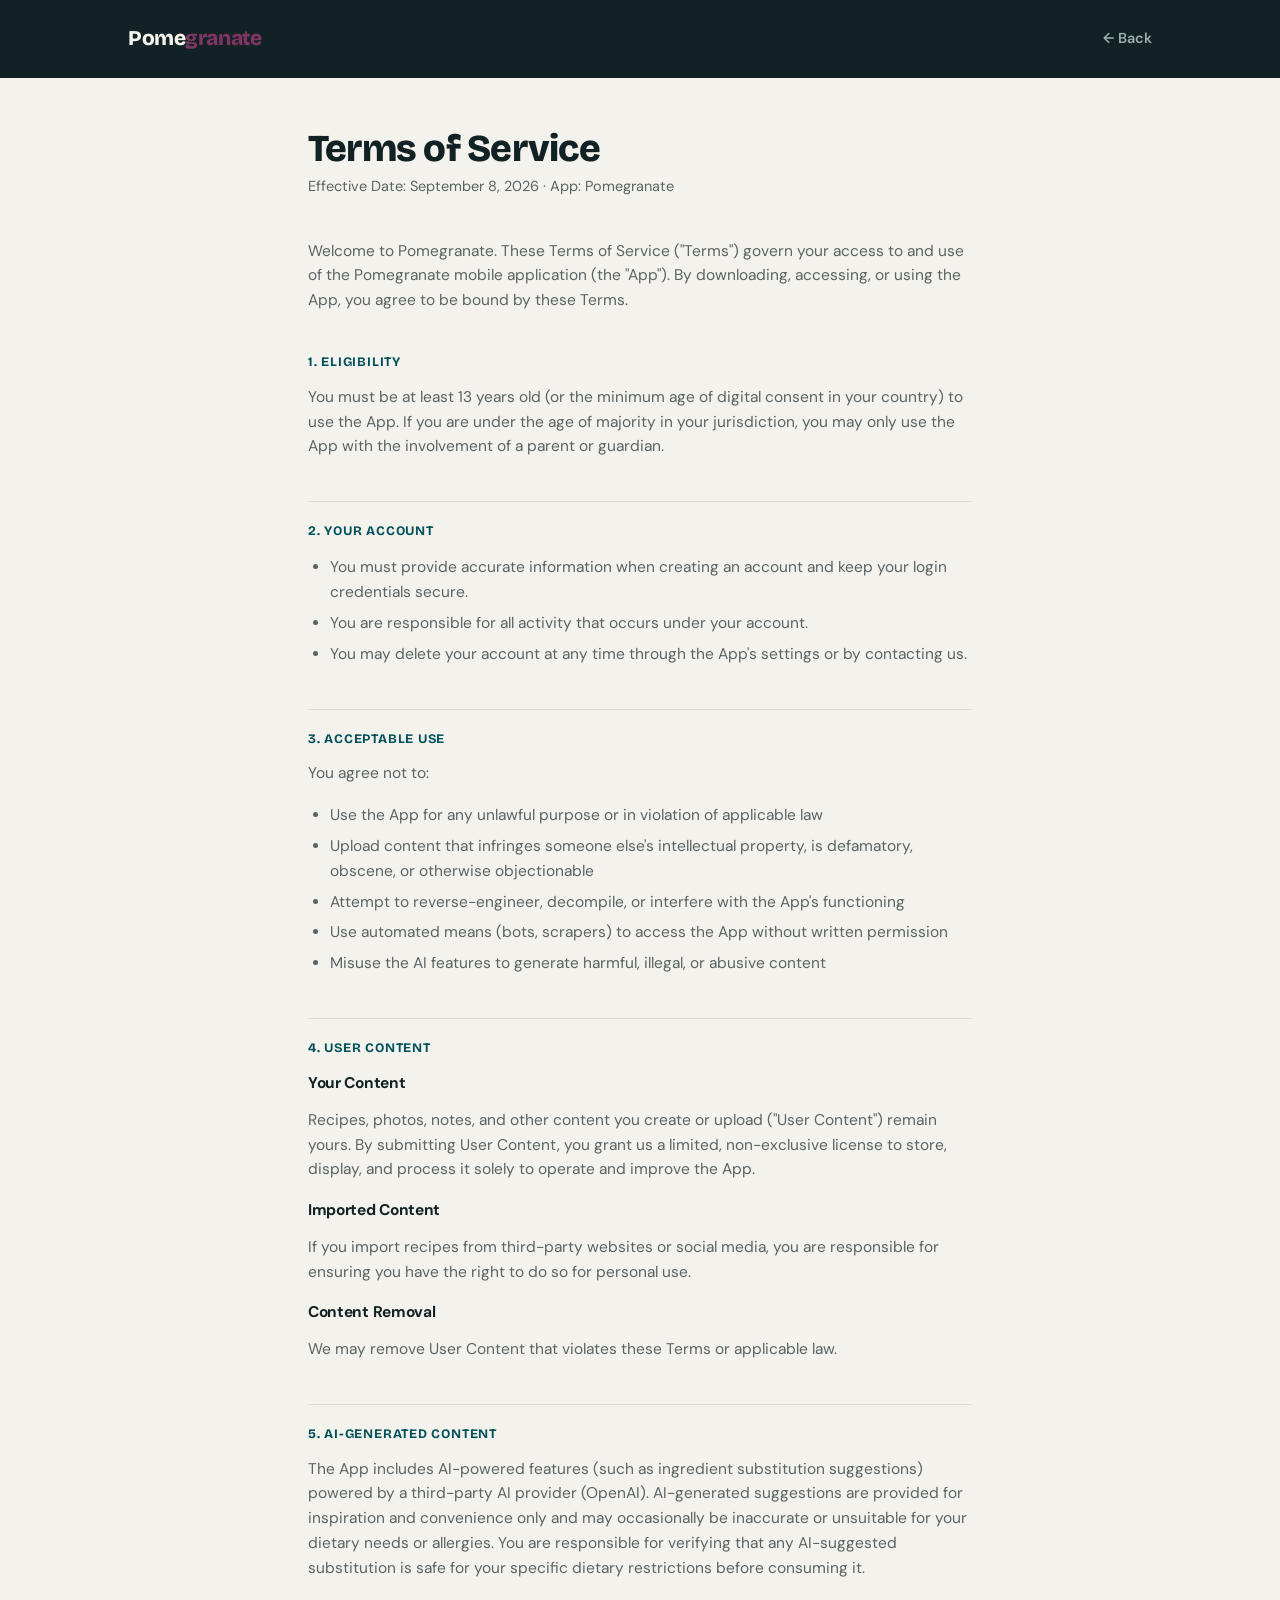
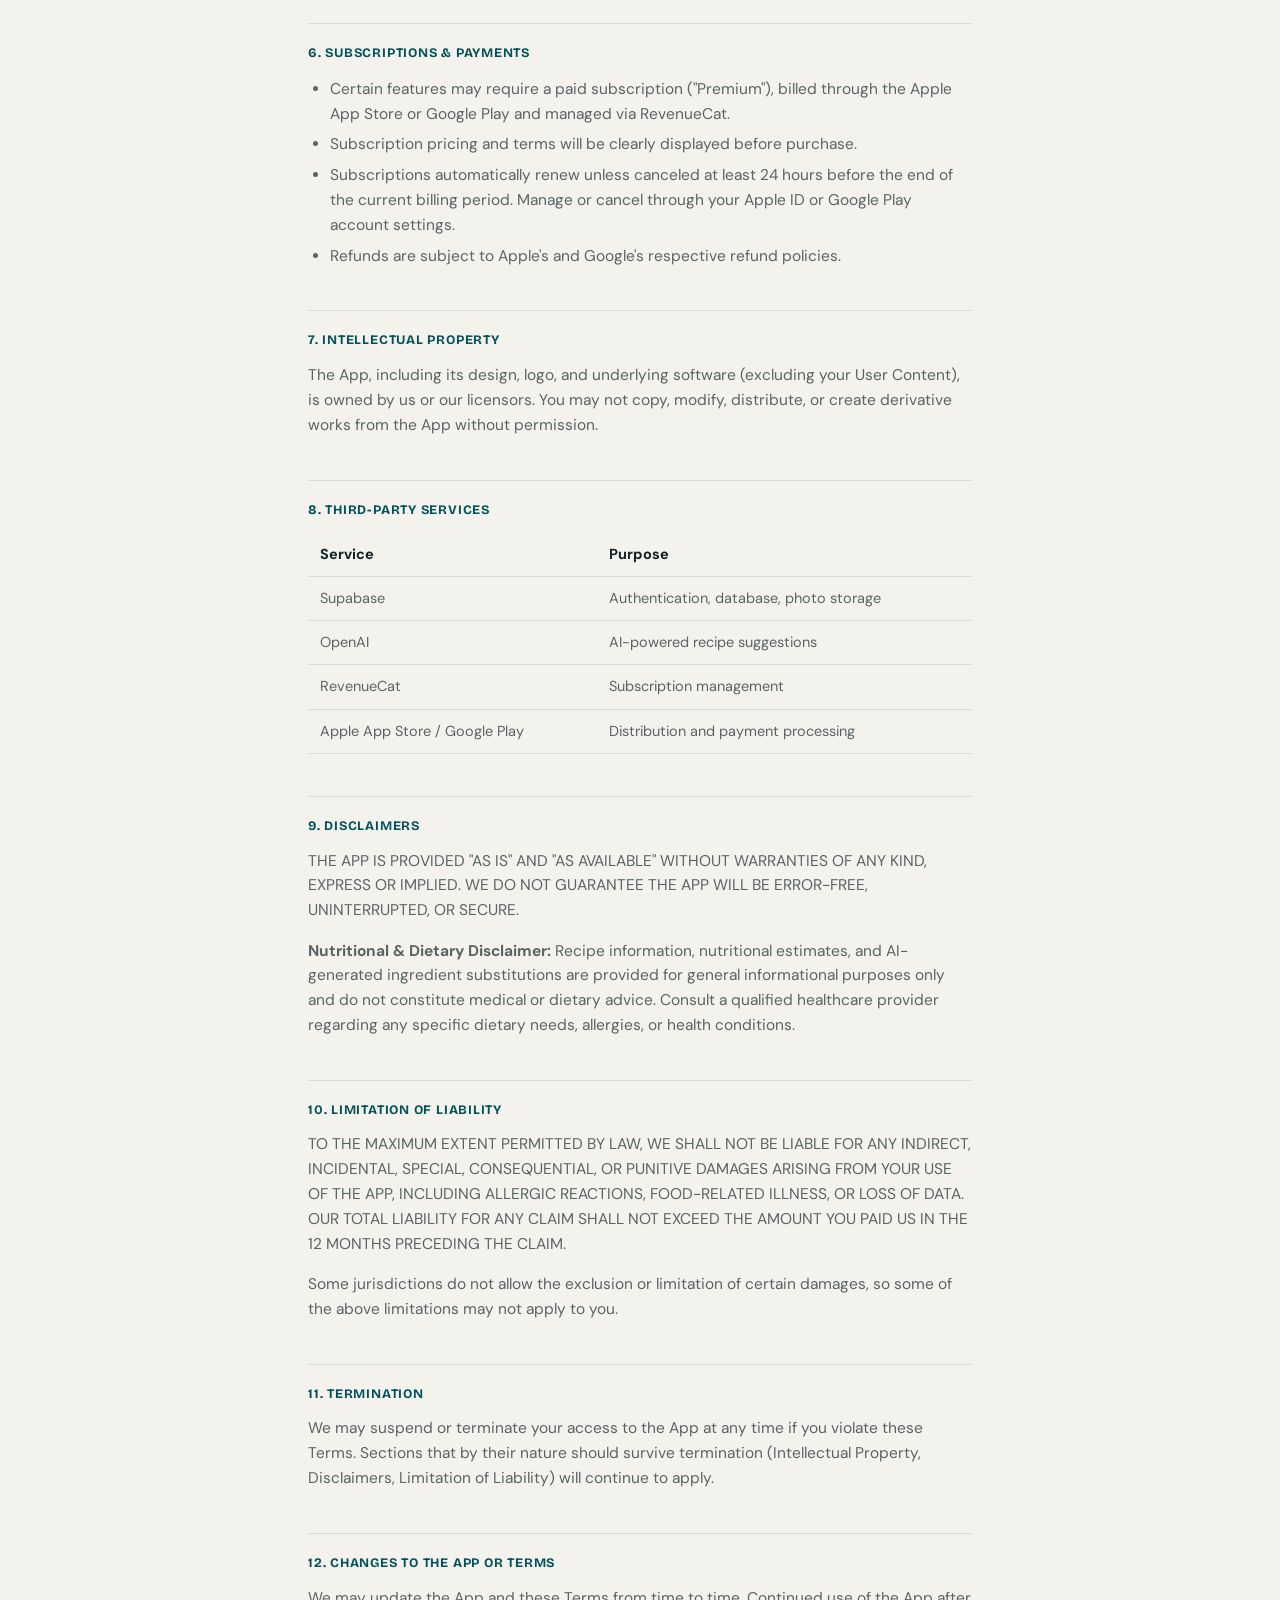
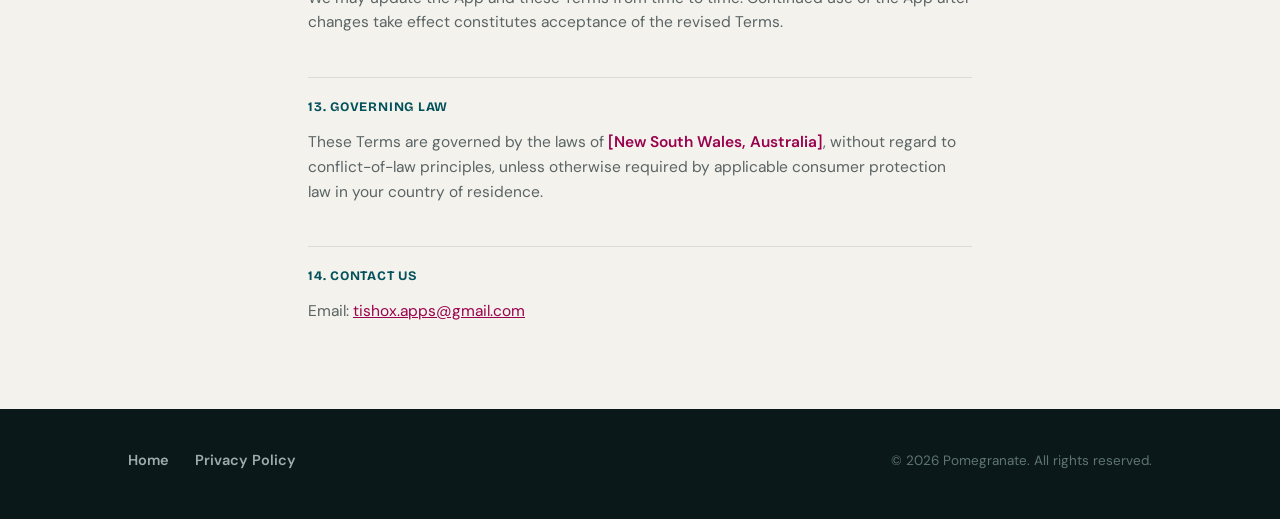
<file: terms.html>
<!DOCTYPE html>
<html lang="en">
<head>
<meta charset="UTF-8">
<meta name="viewport" content="width=device-width, initial-scale=1.0">
<title>Terms of Service — Pomegranate</title>
<link rel="stylesheet" href="styles.css">
</head>
<body>

<nav class="nav">
  <div class="wrap" style="display:flex; align-items:center; justify-content:space-between; width:100%;">
    <a href="index.html" class="mark">Pome<span>granate</span></a>
    <a class="back" href="index.html">← Back</a>
  </div>
</nav>

<article class="doc">
  <h1>Terms of Service</h1>
  <div class="meta">Effective Date: September 8, 2026 · App: Pomegranate</div>

  <p>Welcome to Pomegranate. These Terms of Service ("Terms") govern your access to and use of the Pomegranate mobile application (the "App"). By downloading, accessing, or using the App, you agree to be bound by these Terms.</p>

  <h2>1. Eligibility</h2>
  <p>You must be at least 13 years old (or the minimum age of digital consent in your country) to use the App. If you are under the age of majority in your jurisdiction, you may only use the App with the involvement of a parent or guardian.</p>

  <h2>2. Your Account</h2>
  <ul>
    <li>You must provide accurate information when creating an account and keep your login credentials secure.</li>
    <li>You are responsible for all activity that occurs under your account.</li>
    <li>You may delete your account at any time through the App's settings or by contacting us.</li>
  </ul>

  <h2>3. Acceptable Use</h2>
  <p>You agree not to:</p>
  <ul>
    <li>Use the App for any unlawful purpose or in violation of applicable law</li>
    <li>Upload content that infringes someone else's intellectual property, is defamatory, obscene, or otherwise objectionable</li>
    <li>Attempt to reverse-engineer, decompile, or interfere with the App's functioning</li>
    <li>Use automated means (bots, scrapers) to access the App without written permission</li>
    <li>Misuse the AI features to generate harmful, illegal, or abusive content</li>
  </ul>

  <h2>4. User Content</h2>
  <h3>Your Content</h3>
  <p>Recipes, photos, notes, and other content you create or upload ("User Content") remain yours. By submitting User Content, you grant us a limited, non-exclusive license to store, display, and process it solely to operate and improve the App.</p>
  <h3>Imported Content</h3>
  <p>If you import recipes from third-party websites or social media, you are responsible for ensuring you have the right to do so for personal use.</p>
  <h3>Content Removal</h3>
  <p>We may remove User Content that violates these Terms or applicable law.</p>

  <h2>5. AI-Generated Content</h2>
  <p>The App includes AI-powered features (such as ingredient substitution suggestions) powered by a third-party AI provider (OpenAI). AI-generated suggestions are provided for inspiration and convenience only and may occasionally be inaccurate or unsuitable for your dietary needs or allergies. You are responsible for verifying that any AI-suggested substitution is safe for your specific dietary restrictions before consuming it.</p>

  <h2>6. Subscriptions &amp; Payments</h2>
  <ul>
    <li>Certain features may require a paid subscription ("Premium"), billed through the Apple App Store or Google Play and managed via RevenueCat.</li>
    <li>Subscription pricing and terms will be clearly displayed before purchase.</li>
    <li>Subscriptions automatically renew unless canceled at least 24 hours before the end of the current billing period. Manage or cancel through your Apple ID or Google Play account settings.</li>
    <li>Refunds are subject to Apple's and Google's respective refund policies.</li>
  </ul>

  <h2>7. Intellectual Property</h2>
  <p>The App, including its design, logo, and underlying software (excluding your User Content), is owned by us or our licensors. You may not copy, modify, distribute, or create derivative works from the App without permission.</p>

  <h2>8. Third-Party Services</h2>
  <table>
    <tr><th>Service</th><th>Purpose</th></tr>
    <tr><td>Supabase</td><td>Authentication, database, photo storage</td></tr>
    <tr><td>OpenAI</td><td>AI-powered recipe suggestions</td></tr>
    <tr><td>RevenueCat</td><td>Subscription management</td></tr>
    <tr><td>Apple App Store / Google Play</td><td>Distribution and payment processing</td></tr>
  </table>

  <h2>9. Disclaimers</h2>
  <p>THE APP IS PROVIDED "AS IS" AND "AS AVAILABLE" WITHOUT WARRANTIES OF ANY KIND, EXPRESS OR IMPLIED. WE DO NOT GUARANTEE THE APP WILL BE ERROR-FREE, UNINTERRUPTED, OR SECURE.</p>
  <p><strong>Nutritional &amp; Dietary Disclaimer:</strong> Recipe information, nutritional estimates, and AI-generated ingredient substitutions are provided for general informational purposes only and do not constitute medical or dietary advice. Consult a qualified healthcare provider regarding any specific dietary needs, allergies, or health conditions.</p>

  <h2>10. Limitation of Liability</h2>
  <p>TO THE MAXIMUM EXTENT PERMITTED BY LAW, WE SHALL NOT BE LIABLE FOR ANY INDIRECT, INCIDENTAL, SPECIAL, CONSEQUENTIAL, OR PUNITIVE DAMAGES ARISING FROM YOUR USE OF THE APP, INCLUDING ALLERGIC REACTIONS, FOOD-RELATED ILLNESS, OR LOSS OF DATA. OUR TOTAL LIABILITY FOR ANY CLAIM SHALL NOT EXCEED THE AMOUNT YOU PAID US IN THE 12 MONTHS PRECEDING THE CLAIM.</p>
  <p>Some jurisdictions do not allow the exclusion or limitation of certain damages, so some of the above limitations may not apply to you.</p>

  <h2>11. Termination</h2>
  <p>We may suspend or terminate your access to the App at any time if you violate these Terms. Sections that by their nature should survive termination (Intellectual Property, Disclaimers, Limitation of Liability) will continue to apply.</p>

  <h2>12. Changes to the App or Terms</h2>
  <p>We may update the App and these Terms from time to time. Continued use of the App after changes take effect constitutes acceptance of the revised Terms.</p>

  <h2>13. Governing Law</h2>
  <p>These Terms are governed by the laws of <span class="placeholder">[New South Wales, Australia]</span>, without regard to conflict-of-law principles, unless otherwise required by applicable consumer protection law in your country of residence.</p>

  <h2>14. Contact Us</h2>
  <p>Email: <a href="mailto:tishox.apps@gmail.com">tishox.apps@gmail.com</a></p>


</article>

<footer>
  <div class="wrap">
    <div class="links">
      <a href="index.html">Home</a>
      <a href="privacy.html">Privacy Policy</a>
    </div>
    <div class="copy">© 2026 Pomegranate. All rights reserved.</div>
  </div>
</footer>

</body>
</html>
</file>
<file: styles.css>
@import url('https://fonts.googleapis.com/css2?family=Bricolage+Grotesque:wght@700;800&family=DM+Sans:wght@400;500;600;700&display=swap');

:root {
  --header: #122224;
  --nav: #0B1819;
  --ground: #F4F2EC;
  --white: #FFFFFF;
  --ink: #122224;
  --button: #581D37;
  --accent: #99004D;
  --pill: #7E3564;
  --teal: #03525B;
  --sage: #638E8E;
  --blush: #EDC6D3;
  --blush-ink: #5E1230;
  --on-dark: #F4F2EC;
  --on-dark-muted: #9BADAC;
  --on-dark-faint: #5E7574;
  --on-light-muted: #5A6465;
  --on-light-meta: #8A9291;
  --line: rgba(18, 34, 36, 0.1);
  --line-dark: rgba(244, 242, 236, 0.14);
  --max-w: 1080px;
}

* { box-sizing: border-box; }
html { scroll-behavior: smooth; }

body {
  margin: 0;
  background: var(--ground);
  color: var(--ink);
  font-family: 'DM Sans', sans-serif;
  font-size: 17px;
  line-height: 1.6;
  -webkit-font-smoothing: antialiased;
}

h1, h2, h3 {
  font-family: 'Bricolage Grotesque', sans-serif;
  font-weight: 800;
  letter-spacing: -0.02em;
  line-height: 1.1;
  margin: 0;
  color: var(--ink);
}

a { color: var(--accent); }
a:focus-visible, button:focus-visible { outline: 2px solid var(--accent); outline-offset: 3px; }

.wrap { max-width: var(--max-w); margin: 0 auto; padding: 0 28px; }

.eyebrow {
  font-size: 11px;
  font-weight: 700;
  letter-spacing: 0.08em;
  text-transform: uppercase;
  color: var(--teal);
}

/* ---------- Nav (dark, like the app header) ---------- */
.nav { background: var(--header); padding: 22px 0; }
.nav .row { display: flex; align-items: center; justify-content: space-between; }
.nav .mark {
  font-family: 'Bricolage Grotesque', sans-serif;
  font-weight: 800;
  font-size: 21px;
  letter-spacing: -0.02em;
  color: var(--on-dark);
  text-decoration: none;
}
.nav .mark span { color: var(--pill); }
.nav a.back { font-size: 14.5px; font-weight: 600; color: var(--on-dark-muted); text-decoration: none; }
.nav a.back:hover { color: var(--on-dark); }

/* ---------- Footer (dark, like the bottom nav) ---------- */
footer { background: var(--nav); padding: 40px 0 46px; }
footer .wrap {
  display: flex; flex-wrap: wrap; gap: 18px 32px;
  align-items: center; justify-content: space-between;
}
footer .links { display: flex; gap: 26px; flex-wrap: wrap; }
footer a { color: var(--on-dark-muted); text-decoration: none; font-size: 14.5px; font-weight: 600; }
footer a:hover { color: var(--on-dark); }
footer .copy { font-size: 13.5px; color: var(--on-dark-faint); }

/* ---------- Legal doc pages ---------- */
.doc { max-width: 720px; margin: 0 auto; padding: 50px 28px 70px; }
.doc h1 { font-size: 38px; margin-bottom: 6px; }
.doc .meta { color: var(--on-light-muted); font-size: 14.5px; margin-bottom: 40px; }
.doc h2 {
  font-size: 13px; font-weight: 700; letter-spacing: 0.06em; text-transform: uppercase;
  color: var(--teal); margin-top: 42px; margin-bottom: 14px; padding-top: 22px;
  border-top: 1px solid var(--line);
}
.doc h2:first-of-type { border-top: none; padding-top: 0; }
.doc h3 { font-family: 'DM Sans', sans-serif; font-weight: 700; font-size: 15.5px; margin-top: 20px; margin-bottom: 8px; color: var(--ink); }
.doc p, .doc li { color: var(--on-light-muted); font-size: 15.5px; }
.doc ul, .doc ol { padding-left: 22px; }
.doc li { margin-bottom: 6px; }
.doc table { width: 100%; border-collapse: collapse; margin: 16px 0; font-size: 14.5px; }
.doc th, .doc td { text-align: left; padding: 10px 12px; border-bottom: 1px solid var(--line); color: var(--on-light-muted); }
.doc th { color: var(--ink); font-weight: 700; }
.doc .note {
  background: var(--white); border: 1px solid var(--line); border-radius: 8px;
  padding: 16px 18px; font-size: 14px; color: var(--on-light-muted); margin-top: 44px;
}
.doc .placeholder { color: var(--accent); font-weight: 600; }
</file>
